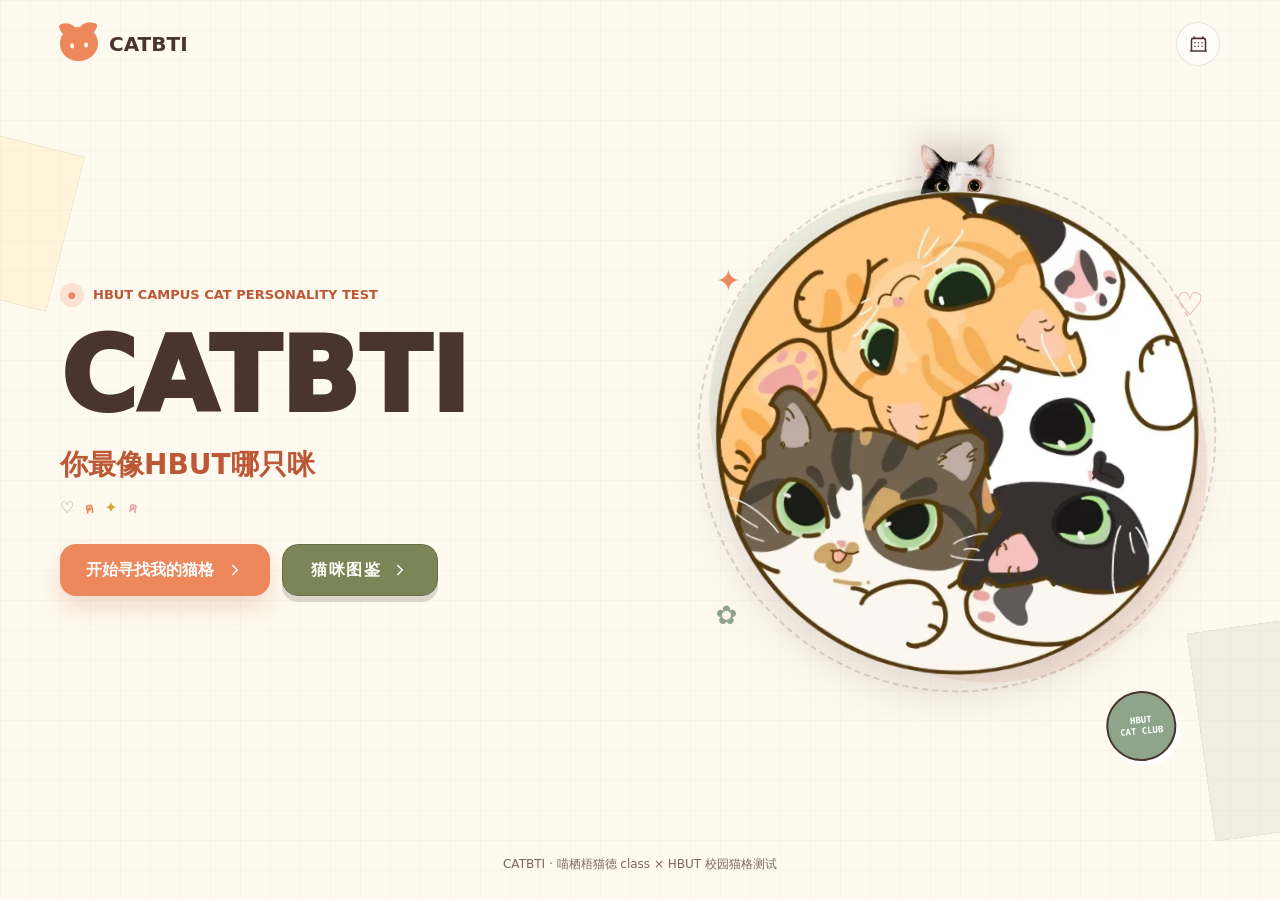
<file: index.html>
<!DOCTYPE html>
<html lang="zh-CN">
<head>
  <meta charset="UTF-8">
  <meta name="viewport" content="width=device-width, initial-scale=1.0, viewport-fit=cover">
  <meta name="theme-color" content="#fffaf0">
  <meta name="description" content="CATBTI HBUT 校园猫格测试">
  <title>CATBTI · HBUT 校园猫格测试</title>
  <link rel="icon" href="data:image/svg+xml,%3Csvg xmlns='http://www.w3.org/2000/svg' viewBox='0 0 32 32'%3E%3Ctext y='24' font-size='24'%3E%F0%9F%90%BE%3C/text%3E%3C/svg%3E">
  <link rel="stylesheet" href="styles/foundation/base.css?v=20260808-performance4">
  <link rel="stylesheet" href="styles/pages/result.css?v=20260808-performance4">
  <link rel="stylesheet" href="styles/effects/animations.css?v=20260808-performance4">
  <link rel="stylesheet" href="styles/foundation/responsive.css?v=20260808-performance4">
</head>
<body>
  <div class="ambient ambient-one" aria-hidden="true"></div>
  <div class="ambient ambient-two" aria-hidden="true"></div>

  <header class="site-header">
    <button class="brand" type="button" data-route="home" aria-label="返回首页">
      <span class="brand-mark" aria-hidden="true"><span></span></span>
      <span class="brand-name" data-content="site.shortName"></span>
    </button>
    <button class="icon-button" id="galleryShortcut" type="button" aria-label="打开猫咪图鉴" title="猫咪图鉴">
      <svg viewBox="0 0 24 24" aria-hidden="true"><path d="M4 19.5V6.8C4 5.8 4.8 5 5.8 5H18a2 2 0 0 1 2 2v12.5M7 5V3.5M17 5V3.5M3 19.5h18M8 10h.01M12 10h.01M16 10h.01M8 14h.01M12 14h.01M16 14h.01"/></svg>
    </button>
  </header>

  <main id="app" tabindex="-1">
    <section class="view home-view is-active" id="homeView" aria-labelledby="homeTitle">
      <div class="hero-copy">
        <div class="eyebrow"><span class="mini-paw" aria-hidden="true">●</span><span data-content="site.eyebrow"></span></div>
        <h1 id="homeTitle"><span data-content="site.name"></span></h1>
        <p class="hero-intro" data-content="site.intro"></p>
        <div class="hero-doodles" aria-hidden="true"><span>♡</span><span>ฅ</span><span>✦</span><span>ฅ</span></div>
        <div class="hero-actions">
          <button class="button button-primary" id="startButton" type="button">
            <span data-content="site.startButton"></span>
            <svg viewBox="0 0 24 24" aria-hidden="true"><path d="m9 18 6-6-6-6"/></svg>
          </button>
          <button class="button button-secondary" id="homeGalleryButton" type="button">
            <span>猫咪图鉴</span>
            <svg viewBox="0 0 24 24" aria-hidden="true"><path d="m9 18 6-6-6-6"/></svg>
          </button>
        </div>
      </div>
      <div class="hero-visual">
        <button class="disc-peek-cat disc-peek-dazuo" type="button" data-peek-cat="dazuo" aria-label="发现圆边偷看的大佐，点一下让它躲回去" aria-hidden="true" tabindex="-1">
          <img data-src="assets/images/cover/cover-peek-dazuo-radial-v2.png?v=20260728-radial2" data-sizes="(max-width: 640px) 112px, 148px" alt="" decoding="async">
        </button>
        <button class="disc-peek-cat disc-peek-laba" type="button" data-peek-cat="laba" aria-label="发现圆边偷看的喇叭，点一下让它躲回去" aria-hidden="true" tabindex="-1">
          <img data-src="assets/images/cover/cover-peek-laba-radial-v2.png?v=20260728-radial2" data-sizes="(max-width: 640px) 112px, 148px" alt="" decoding="async">
        </button>
        <div class="hero-cover-frame">
          <img src="assets/images/generated/cover/cover-png-640.webp" srcset="assets/images/generated/cover/cover-png-320.webp 320w, assets/images/generated/cover/cover-png-640.webp 640w" sizes="(max-width: 760px) 92vw, 620px" width="640" height="640" fetchpriority="high" decoding="async" alt="四只 HBUT 校园猫咪的可爱合照插画">
          <span class="cover-sticker" aria-hidden="true">HBUT<br>CAT CLUB</span>
        </div>
        <span class="cover-spark cover-spark-one" aria-hidden="true">✦</span>
        <span class="cover-spark cover-spark-two" aria-hidden="true">♡</span>
        <span class="cover-spark cover-spark-three" aria-hidden="true">✿</span>
      </div>
    </section>

    <section class="view test-view" id="testView" aria-labelledby="questionTitle">
      <div class="test-shell">
        <div class="test-topline">
          <button class="back-button" id="testBackButton" type="button" aria-label="返回上一题" title="返回上一题">
            <svg viewBox="0 0 24 24" aria-hidden="true"><path d="m15 18-6-6 6-6"/></svg>
            <span>上一题</span>
          </button>
          <div class="progress-copy"><span id="progressLabel"></span><strong id="progressPercent"></strong></div>
        </div>
        <div class="progress-track" aria-hidden="true"><span id="progressBar"></span></div>
        <article class="question-panel" id="questionPanel">
          <span class="question-paw paw-print-one" aria-hidden="true">ฅ</span>
          <span class="question-paw paw-print-two" aria-hidden="true">♡</span>
          <div class="question-number" id="questionNumber"></div>
          <h2 id="questionTitle"></h2>
          <div class="option-list" id="optionList" role="radiogroup"></div>
        </article>
      </div>
    </section>

    <section class="view result-view" id="resultView" aria-labelledby="resultType">
      <div class="receipt-scene" id="receiptScene">
        <div class="receipt-feed" id="receiptFeed">
          <article class="result-shell" id="resultReceipt">
            <div class="result-heading">
              <span class="eyebrow" data-content="site.resultEyebrow"></span>
              <h2 id="resultType"></h2>
              <p id="resultTitle"></p>
            </div>
            <section class="claim-card" aria-labelledby="claimCardTitle">
              <div class="claim-card-copy">
                <span class="claim-card-kicker">CAT PERSONALITY CARD</span>
                <h3 id="claimCardTitle" data-content="site.claimNotice"></h3>
                <p>向摊位工作人员出示本页即可领取</p>
              </div>
              <div class="result-barcode" role="img" aria-label="CATBTI 相卡领取条形码">
                <span aria-hidden="true"></span>
                <p id="resultBarcodeCode">CATBTI</p>
              </div>
            </section>
        <div class="result-layout">
          <div class="result-portrait-wrap">
            <div class="result-photo-stage">
              <div class="result-photo-track" id="resultPhotoTrack" aria-live="polite"></div>
              <div class="cat-intro-effect" id="resultCatEffect" aria-hidden="true">
                <img data-src="assets/images/surprises/zuoxiajiao-surprise-cutout.png" data-sizes="(max-width: 900px) 88vw, 600px" alt="" decoding="async">
              </div>
              <button class="photo-nav photo-prev" id="photoPrev" type="button" aria-label="上一张猫咪照片" title="上一张">
                <svg viewBox="0 0 24 24" aria-hidden="true"><path d="m15 18-6-6 6-6"/></svg>
              </button>
              <button class="photo-nav photo-next" id="photoNext" type="button" aria-label="下一张猫咪照片" title="下一张">
                <svg viewBox="0 0 24 24" aria-hidden="true"><path d="m9 6 6 6-6 6"/></svg>
              </button>
            </div>
            <div class="photo-pagination" id="photoPagination" aria-label="照片页码"></div>
            <span class="type-stamp" id="resultStamp"></span>
            <div class="dazuo-surprise" id="dazuoSurprise" aria-hidden="true">
              <div class="surprise-glow"></div>
              <div class="gift-whisper" aria-hidden="true">似乎有什么东西在里面</div>
              <div class="cat-duel-stage" aria-live="polite">
                <button class="duel-cat duel-cat-dazuo" type="button" data-duel-cat="dazuo" aria-label="点击大佐">
                  <img data-src="assets/images/surprises/duo/surprise-dazuo.png" data-sizes="(max-width: 640px) 46vw, 420px" alt="大佐" decoding="async">
                </button>
                <button class="duel-cat duel-cat-laba" type="button" data-duel-cat="laba" aria-label="点击喇叭">
                  <img data-src="assets/images/surprises/duo/surprise-laba.png" data-sizes="(max-width: 640px) 46vw, 420px" alt="喇叭" decoding="async">
                </button>
                <div class="surprise-caption" id="surpriseCaption">
                  <span class="surprise-caption-copy">礼盒里好像有猫在讲话……</span>
                </div>
                <button class="surprise-end-button" id="surpriseEndButton" type="button" aria-label="结束惊喜">
                  <img class="end-paw" data-src="assets/images/ui/end-paw.png" data-sizes="96px" alt="" aria-hidden="true" decoding="async">
                  <span>END</span>
                </button>
              </div>
              <div class="gift-box" role="button" tabindex="0" aria-label="打开礼盒">
                <img data-src="assets/images/surprises/duo/dazuo-gift-box.png" data-sizes="(max-width: 640px) 72vw, 420px" alt="" decoding="async">
              </div>
              <span class="spark spark-1">✦</span>
              <span class="spark spark-2">✧</span>
              <span class="spark spark-3">✦</span>
              <span class="spark spark-4">✧</span>
              <span class="spark spark-5">✦</span>
              <span class="spark spark-6">✧</span>
              <span class="spark spark-7">✦</span>
              <span class="spark spark-8">✧</span>
              <span class="spark spark-9">✦</span>
              <span class="spark spark-10">✧</span>
              <span class="spark spark-11">✦</span>
              <span class="spark spark-12">✧</span>
              <span class="spark spark-13">✦</span>
              <span class="spark spark-14">✧</span>
              <span class="confetti confetti-1"></span>
              <span class="confetti confetti-2"></span>
              <span class="confetti confetti-3"></span>
              <span class="confetti confetti-4"></span>
              <span class="confetti confetti-5"></span>
              <span class="confetti confetti-6"></span>
              <span class="confetti confetti-7"></span>
              <span class="confetti confetti-8"></span>
              <span class="confetti confetti-9"></span>
              <span class="confetti confetti-10"></span>
              <span class="confetti confetti-11"></span>
              <span class="confetti confetti-12"></span>
              <span class="confetti confetti-13"></span>
              <span class="confetti confetti-14"></span>
              <span class="confetti confetti-15"></span>
              <span class="confetti confetti-16"></span>
              <span class="soft-boom"></span>
            </div>
          </div>
          <div class="result-copy">
            <div class="cat-identity">
              <div class="cat-name-line"><span data-content="site.yourCatLabel"></span><strong id="resultCatName"></strong></div>
            </div>
            <blockquote class="result-signature" id="resultQuote"></blockquote>
            <section class="result-personality" aria-labelledby="personalityTitle">
              <h3 id="personalityTitle">你可能是</h3>
              <div class="result-personality-content" id="resultPersonality"></div>
            </section>
            <section class="result-story" aria-labelledby="catStoryTitle">
              <h3 id="catStoryTitle">猫咪小传</h3>
              <div class="result-story-content" id="resultBiography"></div>
            </section>
          </div>
        </div>
          </article>
        </div>
        <div class="result-actions">
          <button class="button button-primary" id="retryButton" type="button" data-content="site.retryButton"></button>
          <button class="button button-secondary" id="resultGalleryButton" type="button" data-content="site.galleryButton"></button>
        </div>
        <button class="danke-queen-pop" id="dankeQueenPop" type="button" aria-label="queen surprise">
          <span class="danke-heart" aria-hidden="true"></span>
          <img class="danke-throne" data-src="assets/images/surprises/danke-queen/danke-queen-throne.png?v=20260729-queen1" data-sizes="(max-width: 640px) 90vw, 620px" alt="" aria-hidden="true" decoding="async">
          <span class="danke-particles" aria-hidden="true">
            <i></i><i></i><i></i><i></i><i></i><i></i>
            <i></i><i></i><i></i><i></i><i></i><i></i>
          </span>
          <img class="danke-queen-cat" data-src="assets/images/surprises/danke-queen/danke-queen-royal.png?v=20260729-queen1" data-sizes="(max-width: 640px) 48vw, 360px" alt="Danke queen" decoding="async">
          <span class="danke-queen-bubble">QUEEN never cry&#65281;&#128081;</span>
        </button>
      </div>
        <div class="result-extra-cards">
          <aside class="result-group-invite" aria-labelledby="resultGroupInviteTitle">
            <h3 id="resultGroupInviteTitle">感谢您完成这个测试，欢迎加入湖工猫友交流群一起讨论小猫咪！</h3>
            <strong>801014356</strong>
          </aside>
          <section class="perfect-ending-card" aria-labelledby="perfectEndingTitle">
            <div class="perfect-ending-copy">
              <span class="perfect-ending-kicker">MEOW GALGAME BONUS</span>
              <h3 id="perfectEndingTitle"><span class="perfect-ending-title-line">欢迎游玩</span><span class="perfect-ending-title-line">猫咪的旮啦game！</span></h3>
              <p>如果拿到好结局，可以在5元商品区减1元，并领一张小卡 ฅ^•ﻌ•^ฅ</p>
            </div>
            <div class="perfect-ending-qr-wrap">
              <img src="assets/images/generated/social/galgame-qr-png-300.webp" width="300" height="300" alt="猫咪的旮啦game二维码" loading="lazy" decoding="async">
            </div>
          </section>
        </div>
        <section class="community-panel" aria-label="猫协介绍">
          <div class="community-heading">
            <span class="community-kicker">HBUT CAT CLUB</span>
            <p class="community-intro">如果你对校园猫咪救助工作感兴趣，以下是一些猫协介绍：</p>
          </div>

          <div class="association-copy">
            <section class="association-section">
              <span class="association-index" aria-hidden="true">01</span>
              <div>
                <h4>我们在做什么</h4>
                <p>猫协目前以对学校猫咪进行绝育为主。我们不是学校官方社团，而是民间组织，大家都是为爱发电，所以很需要成员愿意做事。</p>
              </div>
            </section>
            <section class="association-section">
              <span class="association-index" aria-hidden="true">02</span>
              <div>
                <h4>资金与 TNR 工作</h4>
                <p>协会主要通过文创义卖的商业化活动（不通过募捐）筹集资金，对学校里的猫咪进行 TNR，即抓捕、绝育、放归。</p>
                <p>由于协会前期经验教训和目前实际条件限制，协会暂不会对学校里的猫咪进行救助和领养。原因包括但不限于：救助花费的资金是绝育的几倍且收效甚微；领养方面目前不具备能够用于过渡猫咪的房间和足够的照看人手。我们的工作重心在 TNR 上，可能与传统的救助理念有差异，希望各位同学能提前了解清楚。</p>
              </div>
            </section>
            <section class="association-section">
              <span class="association-index" aria-hidden="true">03</span>
              <div>
                <h4>加入前请了解</h4>
                <p>由于商业化活动不可避免地涉及资金交易，协会没有办法注册成为湖工官方社团，只能以创业项目为外壳、以民间社团的名义活动。因此，官方社团的部分福利（如素测加分等）我们无法提供。</p>
                <p>协会内气氛友善，没有上下级之分，大家都是为爱发电。协会内也有礼物、团建和其他娱乐活动，还可以学习到许多创业项目相关的知识和能力。加入协会会是一段与其他学校组织不一样的经历。</p>
                <p>进入协会需要付出一定的时间和精力，无论是线下活动、文创设计还是自媒体运营，都需要能够负责某一部分工作。长时间不承接任何任务、不参与任何活动的成员将会被协会劝退。</p>
                <p>目前分为绝育小队、猫协号运营、文创设计、摆摊活动等几个板块。如果在权衡与思考后决定加入，可以加入猫咪同好群，查看招新公告并联系我们。</p>
              </div>
            </section>
          </div>

          <section class="official-accounts" aria-labelledby="accountsTitle">
            <div class="accounts-heading">
              <span>FOLLOW US</span>
              <h4 id="accountsTitle">我们的更多官方账号</h4>
            </div>
            <div class="account-grid">
              <figure class="account-card">
                <div class="account-image"><img src="assets/images/generated/social/social-douyin-jpg-1200.webp" srcset="assets/images/generated/social/social-douyin-jpg-320.webp 320w, assets/images/generated/social/social-douyin-jpg-720.webp 720w, assets/images/generated/social/social-douyin-jpg-1200.webp 1200w" sizes="(max-width: 640px) 88vw, 360px" width="1200" height="1867" alt="猫协抖音账号页面" loading="lazy" decoding="async"></div>
                <figcaption><strong>抖音账号</strong><span>40719682273</span></figcaption>
              </figure>
              <figure class="account-card">
                <div class="account-image"><img src="assets/images/generated/social/social-xiaohongshu-jpg-987.webp" srcset="assets/images/generated/social/social-xiaohongshu-jpg-320.webp 320w, assets/images/generated/social/social-xiaohongshu-jpg-720.webp 720w, assets/images/generated/social/social-xiaohongshu-jpg-987.webp 987w" sizes="(max-width: 640px) 88vw, 360px" width="987" height="1347" alt="猫协小红书账号页面" loading="lazy" decoding="async"></div>
                <figcaption><strong>小红书账号</strong><span>2983452568</span></figcaption>
              </figure>
              <figure class="account-card">
                <div class="account-image account-image-qr"><img src="assets/images/generated/social/public-account-qr-jpg-258.webp" width="258" height="258" alt="喵栖梧猫德 class 微信公众号二维码" loading="lazy" decoding="async"></div>
                <figcaption><strong>公众号账号</strong><span>扫码关注</span><small class="account-note">有精心制作的湖工猫咪图鉴，速来品鉴！</small></figcaption>
              </figure>
            </div>
          </section>

          <footer class="community-thanks">
            <span>THANK YOU</span>
            <p><span>在此感谢机关枪、佐佐咪、淼淼搭建此网站，</span><span>以及帮助内测、提出建议的猫协成员，</span><span>还有提供照片和故事的所有猫友们。</span></p>
          </footer>
        </section>
    </section>

    <section class="view gallery-view" id="galleryView" aria-labelledby="galleryTitle">
      <button class="gallery-back-button" id="galleryBackButton" type="button" hidden>
        <svg viewBox="0 0 24 24" aria-hidden="true"><path d="m15 18-6-6 6-6"/></svg>
        <span id="galleryBackLabel">返回测试结果</span>
      </button>
      <div class="gallery-heading">
        <span class="eyebrow" data-content="site.galleryEyebrow"></span>
        <h2 id="galleryTitle" data-content="site.galleryTitle"></h2>
        <p data-content="site.galleryIntro"></p>
      </div>
      <aside class="student-guide" aria-label="新生指引">
        <div class="guide-bubble">住在不同区解锁的咪也不一样呀！来提前认识一下咪们吧，欢迎来摊位上购入咪学长学姐周边！</div>
        <figure class="guide-cat">
          <img data-src="assets/images/guides/danhuang-guide-cutout.png" data-sizes="(max-width: 640px) 42vw, 280px" alt="蛋黄新生指引" decoding="async">
          <figcaption>新生指引</figcaption>
        </figure>
      </aside>
      <div class="cat-atlas" id="catGrid"></div>
    </section>
  </main>

  <section class="fate-transition" id="fateTransition" aria-hidden="true" aria-live="assertive">
    <div class="fate-transition-backdrop" aria-hidden="true"></div>
    <div class="fate-transition-stage">
      <div class="fate-copy">
        <span class="fate-kicker">命运的骰子摇动……</span>
        <h2>大佐和喇叭会不会降临呢？</h2>
      </div>

      <div class="fate-dice-scene" aria-hidden="true">
        <div class="fate-dice">
          <span class="fate-dice-face fate-dice-front"><i></i></span>
          <span class="fate-dice-face fate-dice-back"><i></i><i></i><i></i><i></i><i></i><i></i></span>
          <span class="fate-dice-face fate-dice-right"><i></i><i></i><i></i></span>
          <span class="fate-dice-face fate-dice-left"><i></i><i></i><i></i><i></i></span>
          <span class="fate-dice-face fate-dice-top"><i></i><i></i></span>
          <span class="fate-dice-face fate-dice-bottom"><i></i><i></i><i></i><i></i><i></i></span>
        </div>
        <span class="fate-dice-shadow"></span>
      </div>

      <div class="fate-burst" aria-hidden="true">
        <i></i><i></i><i></i><i></i><i></i><i></i>
        <i></i><i></i><i></i><i></i><i></i><i></i>
      </div>

      <div class="fate-escape-cats" aria-hidden="true">
        <img class="fate-escape-cat fate-escape-dazuo" data-src="assets/images/surprises/duo/surprise-dazuo.png" data-sizes="(max-width: 640px) 38vw, 360px" alt="" decoding="async">
        <img class="fate-escape-cat fate-escape-laba" data-src="assets/images/surprises/duo/surprise-laba.png" data-sizes="(max-width: 640px) 38vw, 360px" alt="" decoding="async">
        <span class="fate-paw-trail fate-paw-trail-left">🐾　🐾　🐾</span>
        <span class="fate-paw-trail fate-paw-trail-right">🐾　🐾　🐾</span>
      </div>

      <p class="fate-outcome" id="fateOutcome"></p>
    </div>
  </section>

  <footer><span data-content="site.footer"></span></footer>

  <dialog class="cat-dialog" id="catDialog">
    <button class="dialog-close" id="dialogClose" type="button" aria-label="关闭" title="关闭">
      <svg viewBox="0 0 24 24" aria-hidden="true"><path d="M6 6l12 12M18 6 6 18"/></svg>
    </button>
    <div id="dialogContent"></div>
  </dialog>

  <script defer src="src/data/config.js?v=20260808-performance2"></script>
  <script defer src="src/core/matcher.js"></script>
  <script defer src="src/core/image-manifest.js?v=20260808-performance2"></script>
  <script defer src="src/core/runtime.js?v=20260910-queue1"></script>
  <script defer src="src/features/cover-peek.js?v=20260801-structure1"></script>
  <script defer src="src/features/quiz.js?v=20260801-structure1"></script>
  <script defer src="src/features/effects/fate-transition.js?v=20260731-images1"></script>
  <script defer src="src/features/effects/danke-queen.js?v=20260731-refactor3"></script>
  <script defer src="src/features/effects/duo-surprise.js?v=20260731-images1"></script>
  <script defer src="src/app.js?v=20260808-performance2"></script>
</body>
</html>
</file>
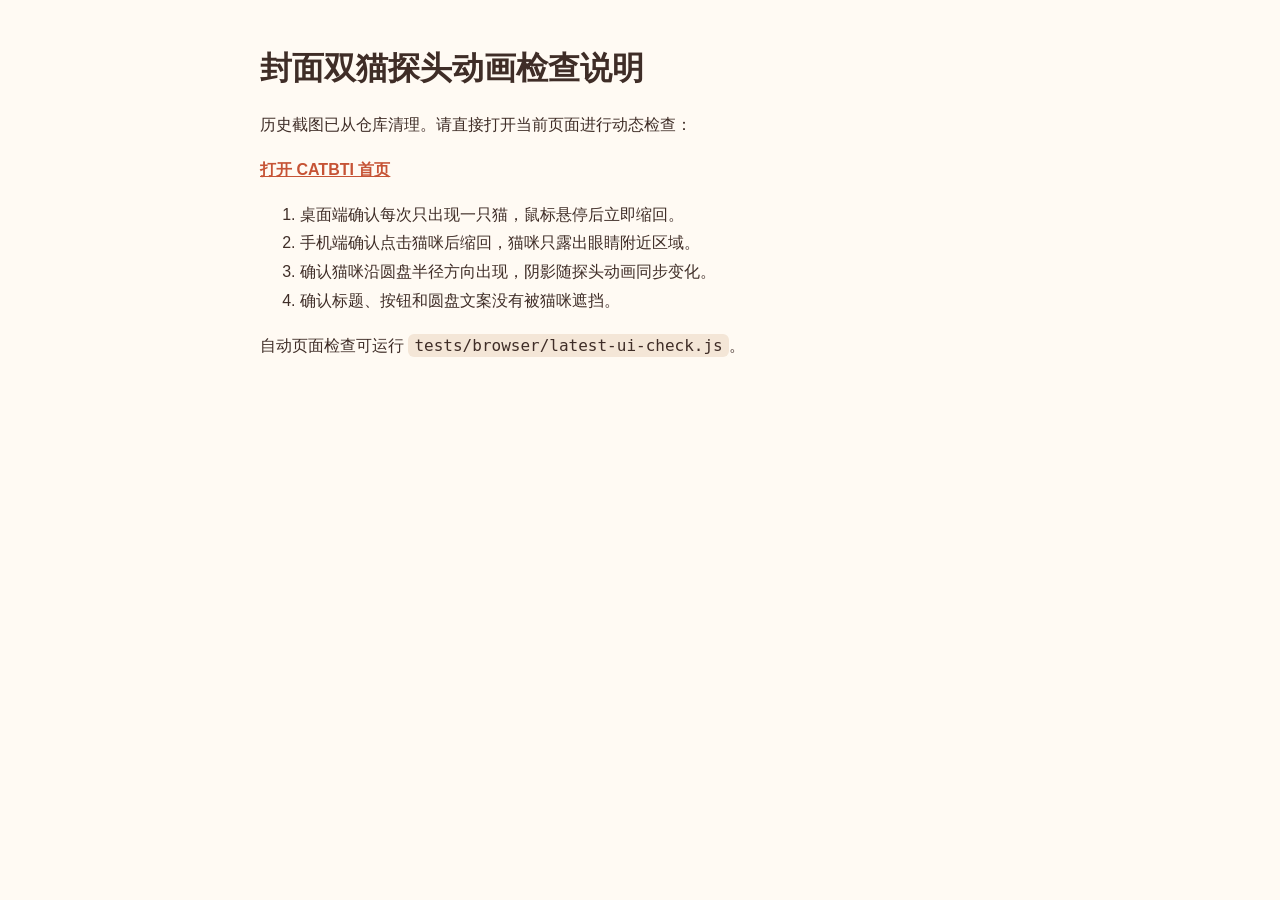
<file: tests/browser/cover-peek-comparison.html>
<!doctype html>
<html lang="zh-CN">
<head>
  <meta charset="utf-8">
  <meta name="viewport" content="width=device-width, initial-scale=1">
  <title>封面双猫探头动画检查说明</title>
  <style>
    body { max-width: 760px; margin: 48px auto; padding: 0 24px; color: #3f2d27; background: #fffaf3; font: 16px/1.8 "Microsoft YaHei", sans-serif; }
    h1 { line-height: 1.3; }
    a { color: #c65335; font-weight: 700; }
    code { padding: 2px 6px; border-radius: 6px; background: #f4e6d7; }
  </style>
</head>
<body>
  <h1>封面双猫探头动画检查说明</h1>
  <p>历史截图已从仓库清理。请直接打开当前页面进行动态检查：</p>
  <p><a href="../../index.html">打开 CATBTI 首页</a></p>
  <ol>
    <li>桌面端确认每次只出现一只猫，鼠标悬停后立即缩回。</li>
    <li>手机端确认点击猫咪后缩回，猫咪只露出眼睛附近区域。</li>
    <li>确认猫咪沿圆盘半径方向出现，阴影随探头动画同步变化。</li>
    <li>确认标题、按钮和圆盘文案没有被猫咪遮挡。</li>
  </ol>
  <p>自动页面检查可运行 <code>tests/browser/latest-ui-check.js</code>。</p>
</body>
</html>
</file>
<file: styles/foundation/base.css>
:root {
  --cream: #fffaf0;
  --paper: #fffdf8;
  --butter: #f8e7b3;
  --orange: #ed875c;
  --orange-dark: #bd5837;
  --brown: #49352d;
  --brown-soft: #7d665b;
  --sage: #8ea58c;
  --pink: #e8a8a0;
  --line: rgba(73, 53, 45, 0.13);
  --shadow: 0 18px 55px rgba(107, 72, 50, 0.12);
  --radius-lg: 28px;
  --radius-md: 20px;
  --font: "PingFang SC", "Microsoft YaHei", system-ui, sans-serif;
  --receipt-display: Impact, Haettenschweiler, "Arial Narrow Bold", "Arial Black", sans-serif;
  --receipt-slab: Rockwell, "Rockwell Extra Bold", "Arial Black", "Microsoft YaHei", serif;
  --receipt-mono: "Courier New", Consolas, "Microsoft YaHei", monospace;
}

* { box-sizing: border-box; }

html { scroll-behavior: smooth; overflow-x: hidden; }

body {
  margin: 0;
  min-width: 320px;
  overflow-x: hidden;
  color: var(--brown);
  background:
    linear-gradient(rgba(73, 53, 45, 0.027) 1px, transparent 1px),
    linear-gradient(90deg, rgba(73, 53, 45, 0.027) 1px, transparent 1px),
    var(--cream);
  background-size: 30px 30px;
  font-family: var(--font);
  line-height: 1.6;
  letter-spacing: 0;
  -webkit-font-smoothing: antialiased;
}

button, input { font: inherit; }
button { color: inherit; }
button:focus-visible, [role="radio"]:focus-visible { outline: 3px solid rgba(237, 135, 92, 0.35); outline-offset: 3px; }
button,
[role="button"],
.disc-peek-cat,
.duel-cat,
.gift-box,
.surprise-end-button,
.danke-queen-pop,
.danke-queen-cat,
.result-heading p.is-danke-trigger {
  -webkit-tap-highlight-color: transparent;
  -webkit-touch-callout: none;
  user-select: none;
  touch-action: manipulation;
}
img { display: block; max-width: 100%; height: auto; }

.ambient {
  position: fixed;
  z-index: -1;
  pointer-events: none;
  border: 1px solid rgba(73, 53, 45, 0.06);
  transform: rotate(14deg);
}
.ambient-one { width: 160px; height: 160px; top: 15%; left: -92px; background: rgba(248, 231, 179, 0.34); }
.ambient-two { width: 210px; height: 210px; right: -130px; bottom: 8%; background: rgba(142, 165, 140, 0.13); transform: rotate(-8deg); }

.site-header {
  width: min(1160px, calc(100% - 40px));
  height: 88px;
  margin: 0 auto;
  display: flex;
  align-items: center;
  justify-content: space-between;
  position: relative;
  z-index: 10;
}

.brand { border: 0; background: none; padding: 8px 0; display: flex; gap: 11px; align-items: center; cursor: pointer; }
.brand-name { font-size: 20px; font-weight: 900; letter-spacing: 0; }
.brand-mark { width: 38px; height: 34px; position: relative; background: var(--orange); border-radius: 46% 46% 50% 50%; transform: rotate(-4deg); }
.brand-mark::before, .brand-mark::after { content: ""; position: absolute; top: -6px; width: 15px; height: 17px; background: var(--orange); border-radius: 3px 12px 3px 12px; }
.brand-mark::before { left: 2px; transform: rotate(-20deg); }
.brand-mark::after { right: 2px; transform: rotate(110deg); }
.brand-mark span::before, .brand-mark span::after { content: ""; position: absolute; z-index: 1; top: 16px; width: 4px; height: 5px; border-radius: 50%; background: var(--cream); }
.brand-mark span::before { left: 10px; }
.brand-mark span::after { right: 10px; }

.icon-button, .back-button, .dialog-close {
  width: 44px;
  height: 44px;
  display: grid;
  place-items: center;
  border: 1px solid var(--line);
  border-radius: 50%;
  background: rgba(255, 253, 248, 0.86);
  cursor: pointer;
  transition: transform 180ms ease, background 180ms ease;
}
.icon-button:hover, .back-button:hover, .dialog-close:hover { transform: translateY(-2px); background: #fff; }
.icon-button svg, .back-button svg, .dialog-close svg { width: 21px; fill: none; stroke: currentColor; stroke-width: 1.8; stroke-linecap: round; stroke-linejoin: round; }
.back-button { width: auto; grid-auto-flow: column; gap: 7px; padding: 0 14px 0 11px; border-radius: 99px; font-size: 13px; font-weight: 800; }
.back-button:disabled { color: #b9a99e; background: rgba(245, 238, 227, .6); cursor: not-allowed; opacity: .65; }
.back-button:disabled:hover { transform: none; }

main { min-height: calc(100vh - 158px); outline: none; }
.view { display: none; width: min(1160px, calc(100% - 40px)); margin: 0 auto; animation: view-in 420ms ease both; }
.view.is-active { display: block; }
@keyframes view-in { from { opacity: 0; transform: translateY(8px); } to { opacity: 1; transform: none; } }

.home-view.is-active {
  min-height: calc(100vh - 158px);
  display: grid;
  grid-template-columns: minmax(0, 1fr) minmax(430px, 0.92fr);
  gap: 64px;
  align-items: center;
  padding: 46px 0 76px;
  position: relative;
}
.hero-copy, .hero-visual { position: relative; z-index: 2; }

.eyebrow {
  display: inline-flex;
  align-items: center;
  gap: 9px;
  color: var(--orange-dark);
  font-size: 13px;
  font-weight: 800;
  letter-spacing: 0;
}
.mini-paw { width: 24px; height: 24px; display: grid; place-items: center; color: var(--orange); border-radius: 50%; background: #fde2d3; font-size: 9px; }
.hero-copy h1 { margin: 24px 0 22px; font-size: 104px; line-height: 0.88; font-weight: 950; color: var(--brown); }
.hero-copy h1 small { max-width: 470px; display: block; margin-top: 27px; color: var(--orange); font-family: ui-monospace, SFMono-Regular, Consolas, monospace; font-size: 14px; line-height: 1.4; font-weight: 700; }
.hero-intro { max-width: 570px; margin: 0; color: var(--orange-dark); font-size: 28px; line-height: 1.45; font-weight: 900; }
.hero-doodles { height: 28px; display: flex; align-items: center; gap: 11px; margin-top: 9px; color: var(--sage); }
.hero-doodles span { display: inline-block; font-weight: 900; animation: doodle-bob 3.6s ease-in-out infinite; }
.hero-doodles span:nth-child(2) { color: var(--orange); animation-delay: -.8s; transform: rotate(-10deg); }
.hero-doodles span:nth-child(3) { color: #d5a940; animation-delay: -1.6s; }
.hero-doodles span:nth-child(4) { color: var(--pink); animation-delay: -2.4s; transform: rotate(11deg); }
@keyframes doodle-bob { 50% { transform: translateY(-4px) rotate(5deg); } }
.hero-actions { display: flex; gap: 12px; margin-top: 34px; }
.button { min-height: 52px; padding: 0 25px; border-radius: 16px; border: 1px solid transparent; font-weight: 800; cursor: pointer; transition: transform 180ms ease, box-shadow 180ms ease, background 180ms ease; }
.button:hover { transform: translateY(-2px); }
.button-primary { color: #fff; background: var(--orange); box-shadow: 0 12px 24px rgba(189, 88, 55, 0.2); }
.button-primary:hover { background: var(--orange-dark); box-shadow: 0 14px 30px rgba(189, 88, 55, 0.25); }
.button-secondary { border-color: var(--line); background: rgba(255, 253, 248, 0.88); }
.button-secondary:hover { background: #fff; }
.hero-actions .button-primary { display: inline-flex; align-items: center; gap: 12px; }
.hero-actions svg { width: 18px; fill: none; stroke: currentColor; stroke-width: 2; stroke-linecap: round; stroke-linejoin: round; }
.quick-facts { display: flex; flex-wrap: wrap; gap: 22px; margin-top: 32px; color: var(--brown-soft); font-size: 13px; }
.quick-facts span { display: flex; align-items: center; gap: 8px; }
.quick-facts i { width: 6px; height: 6px; border-radius: 50%; background: var(--sage); }

.hero-visual { min-height: 550px; position: relative; overflow: visible; isolation: isolate; }
.disc-peek-cat {
  --peek-contact-x: 50%;
  --peek-rotation: 0deg;
  --peek-in-x: 0px;
  --peek-in-y: 52px;
  position: absolute;
  z-index: 2;
  margin: 0;
  padding: 0;
  border: 0;
  outline: 0;
  opacity: 0;
  background: transparent;
  cursor: pointer;
  touch-action: manipulation;
  pointer-events: none;
  transform: translate(var(--peek-in-x), var(--peek-in-y)) rotate(var(--peek-rotation)) scale(.08);
  transform-origin: var(--peek-contact-x) 100%;
  transition: opacity 140ms ease, transform 330ms cubic-bezier(.17, .89, .28, 1.22);
  will-change: transform, opacity;
}
.disc-peek-cat.is-visible {
  opacity: 1;
  pointer-events: auto;
  transform: translate(0, 0) rotate(var(--peek-rotation)) scale(1);
}
.disc-peek-cat.is-hiding {
  opacity: 0;
  pointer-events: none;
  transform: translate(var(--peek-in-x), var(--peek-in-y)) rotate(var(--peek-rotation)) scale(.03);
  transition-duration: 140ms;
  transition-timing-function: cubic-bezier(.55, 0, .85, .35);
}
.disc-peek-cat:focus-visible {
  outline: none;
}
.disc-peek-cat img {
  display: block;
  width: 100%;
  height: 100%;
  object-fit: contain;
  user-select: none;
  -webkit-user-drag: none;
  filter: drop-shadow(0 -1px 2px rgba(76, 48, 35, .03));
  transition: filter 330ms cubic-bezier(.17, .89, .28, 1.22);
}
.disc-peek-cat.is-visible img {
  filter: drop-shadow(0 -10px 18px rgba(76, 48, 35, .28));
}
.disc-peek-cat.is-hiding img {
  filter: drop-shadow(0 -1px 1px rgba(76, 48, 35, 0));
  transition-duration: 140ms;
  transition-timing-function: cubic-bezier(.55, 0, .85, .35);
}
.hero-cover-frame { position: absolute; left: 50%; top: 48%; z-index: 4; width: min(92%, 485px); aspect-ratio: 1; pointer-events: none; transform: translate(-50%, -50%) rotate(2deg); }
.hero-cover-frame::before { content: ""; position: absolute; inset: -18px; z-index: -1; border: 2px dashed rgba(73, 53, 45, .18); border-radius: 50%; animation: spin 35s linear infinite; }
.hero-cover-frame::after { content: ""; position: absolute; inset: 5%; z-index: -2; border-radius: 50%; background: var(--butter); box-shadow: 34px 31px 0 rgba(232, 168, 160, .22), -31px -25px 0 rgba(142, 165, 140, .18); }
.hero-cover-frame img { width: 100%; height: 100%; object-fit: contain; filter: drop-shadow(0 22px 22px rgba(83, 55, 38, .15)); }
.cover-sticker { position: absolute; right: 12px; bottom: -80px; width: 70px; height: 70px; display: grid; place-items: center; border: 2px solid var(--brown); border-radius: 50%; color: #fff; background: var(--sage); font-family: ui-monospace, SFMono-Regular, Consolas, monospace; font-size: 9px; font-weight: 900; line-height: 1.25; text-align: center; transform: rotate(-7deg); box-shadow: 4px 5px 0 #fff; }
.cover-spark { position: absolute; z-index: 5; font-weight: 900; pointer-events: none; animation: float 4.5s ease-in-out infinite; }
.cover-spark-one { left: 4%; top: 16%; color: var(--orange); font-size: 30px; }
.cover-spark-two { right: 3%; top: 20%; color: var(--pink); font-size: 32px; animation-delay: -1.4s; }
.cover-spark-three { left: 4%; bottom: 15%; color: var(--sage); font-size: 26px; animation-delay: -2.6s; }
.sun-disc { position: absolute; width: 390px; height: 390px; left: 50%; top: 46%; border-radius: 50%; background: var(--butter); transform: translate(-50%, -50%); box-shadow: inset 0 0 0 1px rgba(73, 53, 45, 0.05); }
.sun-disc::before { content: ""; position: absolute; inset: -34px; border: 1px dashed rgba(73, 53, 45, 0.18); border-radius: 50%; animation: spin 35s linear infinite; }
@keyframes spin { to { transform: rotate(360deg); } }
.campus-line { position: absolute; left: 6%; right: 5%; bottom: 58px; height: 72px; border-bottom: 3px solid var(--brown); }
.campus-line::before { content: ""; position: absolute; left: 0; bottom: 0; width: 34%; height: 50px; border: 3px solid var(--brown); border-bottom: 0; clip-path: polygon(0 100%, 0 46%, 15% 46%, 15% 21%, 30% 21%, 30% 54%, 45% 54%, 45% 0, 61% 0, 61% 52%, 80% 52%, 80% 32%, 100% 32%, 100% 100%); background: rgba(255,250,240,.45); }
.campus-line::after { content: ""; position: absolute; right: 4%; bottom: 0; width: 110px; height: 65px; border: 3px solid var(--brown); border-bottom: 0; border-radius: 80% 80% 0 0; }
.hero-cat { position: absolute; left: 50%; top: 49%; width: 270px; height: 365px; transform: translate(-50%, -50%); }
.hero-head { position: absolute; z-index: 3; left: 35px; top: 38px; width: 200px; height: 174px; background: #d78a54; border: 3px solid var(--brown); border-radius: 44% 44% 46% 46%; }
.hero-ear { position: absolute; z-index: 2; top: 11px; width: 80px; height: 88px; background: #d78a54; border: 3px solid var(--brown); }
.hero-ear-left { left: 35px; border-radius: 8px 60px 8px 55px; transform: rotate(-12deg); }
.hero-ear-right { right: 35px; border-radius: 60px 8px 55px 8px; transform: rotate(12deg); }
.hero-ear::after { content: ""; position: absolute; inset: 18px; background: #edb2a0; border-radius: inherit; }
.hero-body { position: absolute; z-index: 1; left: 48px; top: 176px; width: 174px; height: 160px; background: #d78a54; border: 3px solid var(--brown); border-radius: 47% 47% 18% 18%; }
.hero-body::before, .hero-body::after { content: ""; position: absolute; bottom: -2px; width: 48px; height: 83px; background: #d78a54; border: 3px solid var(--brown); border-radius: 40px 40px 10px 10px; }
.hero-body::before { left: 13px; }.hero-body::after { right: 13px; }
.hero-tail { position: absolute; z-index: 0; right: -7px; bottom: 49px; width: 125px; height: 115px; border: 25px solid #d78a54; border-left-color: transparent; border-radius: 50%; transform: rotate(9deg); filter: drop-shadow(2px 0 var(--brown)) drop-shadow(-2px 0 var(--brown)) drop-shadow(0 2px var(--brown)) drop-shadow(0 -2px var(--brown)); }
.eye { position: absolute; top: 69px; width: 9px; height: 15px; border-radius: 50%; background: var(--brown); }.eye-left { left: 57px; }.eye-right { right: 57px; }
.nose { position: absolute; left: 50%; top: 93px; width: 11px; height: 8px; border-radius: 50% 50% 65% 65%; background: #8f4f42; transform: translateX(-50%); }
.mouth { position: absolute; left: 50%; top: 102px; width: 30px; height: 17px; border-bottom: 2px solid var(--brown); border-radius: 50%; transform: translateX(-50%); }
.mouth::before { content: ""; position: absolute; left: 50%; top: -3px; height: 8px; border-left: 2px solid var(--brown); }
.stripe { position: absolute; top: 2px; width: 28px; height: 47px; border-left: 8px solid #9f5b3f; border-radius: 50%; }.stripe.s1 { left: 59px; }.stripe.s2 { right: 46px; transform: rotate(18deg); }
.float-fish { position: absolute; top: 17%; right: 0; color: var(--sage); font-family: monospace; font-size: 19px; transform: rotate(-8deg); animation: float 4s ease-in-out infinite; }
.float-paw { position: absolute; color: var(--pink); font-size: 15px; animation: float 5s ease-in-out infinite; }.paw-a { left: 2%; top: 31%; }.paw-b { right: 3%; top: 68%; animation-delay: -2s; }
@keyframes float { 50% { transform: translateY(-10px) rotate(5deg); } }

.test-view { max-width: 760px; padding: 30px 0 90px; }
.test-topline { display: flex; align-items: center; justify-content: space-between; }
.progress-copy { display: flex; gap: 15px; font-size: 13px; color: var(--brown-soft); }.progress-copy strong { color: var(--orange-dark); }
.progress-track { height: 7px; margin: 22px 0 34px; overflow: hidden; border-radius: 999px; background: #ece3d6; }
.progress-track span { display: block; width: 0; height: 100%; border-radius: inherit; background: var(--orange); transition: width 360ms ease; }
.question-panel { position: relative; padding: 44px; overflow: hidden; border: 1px solid var(--line); border-radius: var(--radius-lg); background: rgba(255, 253, 248, 0.92); box-shadow: var(--shadow); }
.question-paw { position: absolute; z-index: 0; color: rgba(237, 135, 92, .1); font-size: 72px; font-weight: 900; pointer-events: none; }
.paw-print-one { right: -9px; top: -23px; transform: rotate(18deg); }
.paw-print-two { left: 18px; bottom: -34px; color: rgba(142, 165, 140, .1); transform: rotate(-14deg); }
.question-panel > :not(.question-paw) { position: relative; z-index: 1; }
.question-enter { animation: question-in 320ms ease both; }
@keyframes question-in { from { opacity: 0; transform: translateX(12px); } }
.question-number { color: var(--orange); font-family: ui-monospace, SFMono-Regular, Consolas, monospace; font-weight: 800; font-size: 12px; }
.question-panel h2 { margin: 18px 0 9px; font-size: 28px; line-height: 1.45; }
.question-panel > p { margin: 0 0 30px; color: var(--brown-soft); font-size: 14px; }
.option-list { display: grid; gap: 13px; }
.option-button { width: 100%; min-height: 88px; padding: 14px 18px; display: grid; grid-template-columns: 54px 1fr 30px; gap: 16px; align-items: center; text-align: left; border: 1px solid var(--line); border-radius: 18px; background: #fff; cursor: pointer; transition: border 180ms ease, transform 180ms ease, background 180ms ease, box-shadow 180ms ease; }
.option-button:hover { transform: translateY(-2px); border-color: rgba(237, 135, 92, 0.45); box-shadow: 0 10px 28px rgba(107, 72, 50, 0.09); }
.option-button.is-selected { border-color: var(--orange); background: #fff8f3; box-shadow: 0 0 0 3px rgba(237, 135, 92, 0.1); }
.option-cat { --fur: #d99057; --mark: #8e583d; --inner: #efb0a7; --cat-ink: #49352d; position: relative; width: 52px; height: 49px; display: block; transition: transform 180ms ease; }
.option-cat::before, .option-cat::after { content: ""; position: absolute; z-index: 0; top: 2px; width: 19px; height: 20px; border: 2px solid var(--cat-ink); border-radius: 4px 14px 4px 14px; background: var(--fur); }
.option-cat::before { left: 5px; transform: rotate(-18deg); }
.option-cat::after { right: 5px; transform: rotate(108deg); }
.cat-face { position: absolute; z-index: 1; left: 3px; bottom: 0; width: 46px; height: 39px; border: 2px solid var(--cat-ink); border-radius: 46% 46% 48% 48%; background: var(--fur); box-shadow: inset 0 -5px rgba(255, 255, 255, .12); }
.cat-face::before { content: ""; position: absolute; left: 50%; top: -1px; width: 5px; height: 12px; border-radius: 0 0 6px 6px; background: var(--mark); box-shadow: -8px 1px 0 -1px var(--mark), 8px 1px 0 -1px var(--mark); transform: translateX(-50%); }
.cat-face::after { content: ""; position: absolute; left: 50%; bottom: 4px; width: 23px; height: 11px; border-radius: 50%; background: rgba(255, 250, 240, .55); transform: translateX(-50%); }
.cat-face i { position: absolute; z-index: 2; top: 17px; width: 5px; height: 7px; border-radius: 50%; background: var(--cat-ink); }
.cat-face i:first-child { left: 10px; }.cat-face i:nth-child(2) { right: 10px; }
.cat-face b { position: absolute; z-index: 3; left: 50%; bottom: 8px; width: 6px; height: 4px; border-radius: 50% 50% 70% 70%; background: #9d5d55; transform: translateX(-50%); }
.option-button:hover .option-cat { transform: rotate(-4deg) scale(1.05); }
.cat-style-1 { --fur: #f0c36d; --mark: #bd7a3f; --inner: #f1aaa0; }
.cat-style-1 .cat-face i { height: 3px; top: 19px; border-radius: 99px; }
.cat-style-2 { --fur: #ece8df; --mark: #8f8a80; --inner: #efb4af; }
.cat-style-2 .cat-face { background: linear-gradient(115deg, var(--mark) 0 28%, var(--fur) 29%); }
.cat-style-3 { --fur: #4f4a47; --mark: #262321; --inner: #d28f91; --cat-ink: #241f1c; }
.cat-style-3 .cat-face i { background: #efd56d; box-shadow: 0 0 0 1px #fff; }
.cat-style-4 { --fur: #f2eee6; --mark: #c77754; --inner: #edaaa1; }
.cat-style-4 .cat-face::before { width: 15px; height: 17px; border-radius: 50% 35% 55% 45%; transform: translateX(-50%) rotate(12deg); }
.cat-style-5 { --fur: #b4a18c; --mark: #64584e; --inner: #dca29d; }
.cat-style-5 .cat-face i:nth-child(2) { height: 3px; top: 19px; }
.cat-style-6 { --fur: #dda991; --mark: #fff5e7; --inner: #e99391; }
.cat-style-6 .cat-face::before { background: var(--mark); box-shadow: -9px 2px 0 -1px var(--mark), 9px 2px 0 -1px var(--mark); }
.cat-style-7 { --fur: #9aa990; --mark: #556650; --inner: #e6a6a0; }
.cat-style-7 .cat-face i { height: 3px; top: 19px; }
.option-text { font-weight: 700; line-height: 1.55; }
.option-check { width: 26px; height: 26px; display: grid; place-items: center; border-radius: 50%; border: 1px solid #d7cabc; color: transparent; }
.option-check svg { width: 15px; fill: none; stroke: currentColor; stroke-width: 2.5; stroke-linecap: round; stroke-linejoin: round; }
.option-button.is-selected .option-check { color: #fff; border-color: var(--orange); background: var(--orange); }

.result-view { max-width: 1060px; padding: 18px 0 64px; }
.result-shell { padding: 42px 0 46px; }
.result-heading { text-align: center; }
.result-heading h2 { margin: 9px 0 0; color: var(--orange); font-family: ui-monospace, SFMono-Regular, Consolas, monospace; font-size: clamp(88px, 10vw, 118px); line-height: .95; letter-spacing: .015em; }
.result-heading h2[data-length="6"] { font-size: clamp(72px, 8.8vw, 102px); }
.result-heading p { margin: 18px 0 70px; font-size: 24px; font-weight: 900; }
.result-layout { display: grid; grid-template-columns: minmax(390px, .9fr) minmax(0, 1.18fr); gap: 60px; align-items: start; }
.result-portrait-wrap { position: relative; margin-top: 8px; padding: 14px; border: 1px solid var(--line); border-radius: 28px; background: #f7ead5; transform: rotate(-1.2deg); box-shadow: 0 16px 40px rgba(107, 72, 50, 0.11); }
.result-photo-stage { position: relative; overflow: hidden; aspect-ratio: 4 / 5; border-radius: 20px; background: #f4eadf; }
.result-photo-track { position: absolute; inset: 0; width: 100%; height: 100%; display: flex; overflow-x: auto; overscroll-behavior-inline: contain; scroll-snap-type: x mandatory; scrollbar-width: none; touch-action: pan-x pan-y; }
.result-photo-track::-webkit-scrollbar { display: none; }
.result-photo-track img { flex: 0 0 100%; width: 100%; height: 100%; object-fit: contain; scroll-snap-align: start; scroll-snap-stop: always; background: #f4eadf; }
.photo-placeholder { flex: 0 0 100%; width: 100%; height: 100%; display: grid; place-content: center; justify-items: center; gap: 8px; padding: 24px; color: #52685a; background: repeating-linear-gradient(-45deg, #fff8e8 0 14px, #f5ead1 14px 28px); text-align: center; }
.photo-placeholder span { width: 72px; height: 72px; display: grid; place-items: center; border: 2px solid #52685a; border-radius: 50%; background: #fffdf4; color: #d06c4c; font-size: 38px; transform: rotate(-8deg); }
.photo-placeholder strong { font-family: var(--receipt-slab); font-size: 30px; }.photo-placeholder small { font-size: 13px; font-weight: 900; }
.photo-nav { position: absolute; top: 50%; z-index: 2; width: 42px; height: 42px; display: grid; place-items: center; padding: 0; border: 1px solid rgba(73, 53, 45, .14); border-radius: 50%; color: var(--brown); background: rgba(255, 253, 248, .9); box-shadow: 0 7px 18px rgba(73, 53, 45, .12); cursor: pointer; transform: translateY(-50%); transition: background 180ms ease, transform 180ms ease; }
.photo-nav:hover { background: #fff; transform: translateY(-50%) scale(1.06); }
.photo-nav svg { width: 20px; fill: none; stroke: currentColor; stroke-width: 2; stroke-linecap: round; stroke-linejoin: round; }
.photo-prev { left: 11px; }.photo-next { right: 11px; }
.result-portrait-wrap.has-multiple-photos .photo-prev { animation: photo-hint-left 1.55s ease-in-out infinite; }
.result-portrait-wrap.has-multiple-photos .photo-next { animation: photo-hint-right 1.55s ease-in-out infinite; }
.result-portrait-wrap.has-multiple-photos .photo-nav:hover { animation-play-state: paused; }
@keyframes photo-hint-left {
  0%, 100% { opacity: .58; transform: translateY(-50%) translateX(0); }
  50% { opacity: 1; transform: translateY(-50%) translateX(-6px); box-shadow: 0 0 0 5px rgba(208, 108, 76, .12), 0 7px 18px rgba(73, 53, 45, .14); }
}
@keyframes photo-hint-right {
  0%, 100% { opacity: .58; transform: translateY(-50%) translateX(0); }
  50% { opacity: 1; transform: translateY(-50%) translateX(6px); box-shadow: 0 0 0 5px rgba(208, 108, 76, .12), 0 7px 18px rgba(73, 53, 45, .14); }
}
.photo-pagination { min-height: 25px; display: flex; align-items: end; justify-content: center; gap: 7px; }
.photo-pagination button { width: 7px; height: 7px; padding: 0; border: 0; border-radius: 50%; background: #d8c9bb; cursor: pointer; transition: width 180ms ease, background 180ms ease; }
.photo-pagination button.is-active { width: 22px; border-radius: 99px; background: var(--orange); }
.result-portrait-wrap.has-single-photo .photo-nav, .result-portrait-wrap.has-single-photo .photo-pagination { visibility: hidden; }
.cat-intro-effect { position: absolute; z-index: 4; inset: 0; display: grid; place-items: center; overflow: hidden; opacity: 0; visibility: hidden; pointer-events: none; }
.cat-intro-effect img { width: 112%; height: 112%; min-height: 0; max-width: none; object-fit: contain; border-radius: 0; filter: drop-shadow(0 16px 14px rgba(34, 41, 35, .22)); }
.cat-effect-host.is-cat-intro-pending > .dialog-cover,
.result-photo-stage.is-cat-intro-pending .result-photo-track,
.result-photo-stage.is-cat-intro-pending .photo-nav { opacity: 0; visibility: hidden; }
.cat-effect-host.is-cat-intro-active .cat-intro-effect,
.result-photo-stage.is-cat-intro-active .cat-intro-effect { opacity: 1; visibility: visible; animation: cat-intro-layer 2.7s ease both; }
.cat-effect-host.is-cat-intro-active .cat-intro-effect img,
.result-photo-stage.is-cat-intro-active .cat-intro-effect img { animation: big-face-pop 2.7s cubic-bezier(.2, .78, .2, 1) both; }
.cat-effect-host.is-cat-intro-complete > .dialog-cover,
.result-photo-stage.is-cat-intro-complete .result-photo-track,
.result-photo-stage.is-cat-intro-complete .photo-nav { opacity: 1; visibility: visible; transition: opacity .45s ease; }
@keyframes cat-intro-layer { 0%, 82% { opacity: 1; } 100% { opacity: 0; } }
@keyframes big-face-pop {
  0% { opacity: 0; transform: translateY(38%) scale(.22) rotate(-8deg); }
  16% { opacity: 1; transform: translateY(0) scale(1.08) rotate(3deg); }
  31% { transform: translateY(-1%) scale(1) rotate(-2deg); }
  45% { transform: translateY(0) scale(1.03) rotate(2deg); }
  59% { transform: translateY(-1%) scale(1) rotate(-1.5deg); }
  74% { opacity: 1; transform: translateY(0) scale(1.02) rotate(1deg); }
  100% { opacity: 0; transform: translateY(-8%) scale(.94) rotate(0); }
}
.type-stamp { position: absolute; right: -14px; bottom: 42px; padding: 7px 14px; border: 2px solid var(--orange-dark); color: var(--orange-dark); background: var(--paper); font-family: ui-monospace, SFMono-Regular, Consolas, monospace; font-size: 14px; font-weight: 900; transform: rotate(8deg); }
.dazuo-surprise { position: fixed; inset: 0; z-index: 1200; overflow: hidden; border-radius: 0; background: radial-gradient(circle at 50% 47%, rgba(255, 233, 168, .94) 0, rgba(244, 167, 123, .92) 44%, rgba(247, 152, 102, .96) 100%); pointer-events: none; opacity: 0; visibility: hidden; }
.result-photo-stage, .dazuo-surprise { transition: opacity .38s ease, visibility .38s ease; }
body.is-secret-surprise-open .dazuo-surprise { opacity: 1; visibility: visible; pointer-events: auto; }
.surprise-glow { position: absolute; left: 50%; top: 50%; z-index: 1; width: min(108vmin, 820px); aspect-ratio: 1; border-radius: 50%; background: radial-gradient(circle, rgba(255, 255, 221, .86) 0, rgba(249, 206, 96, .38) 38%, transparent 72%); opacity: 0; transform: translate(-50%, -50%) scale(.35); }
.gift-whisper { position: absolute; left: 50%; top: 25%; z-index: 8; display: flex; align-items: center; gap: 12px; width: min(76vw, 500px); color: rgba(91, 55, 43, .54); font-size: 18px; font-weight: 900; letter-spacing: .05em; line-height: 1.35; text-align: center; text-shadow: 0 1px 0 rgba(255, 246, 218, .58); opacity: 0; transform: translate(-50%, 8px); pointer-events: none; }
.gift-whisper::before,
.gift-whisper::after { content: ""; flex: 1 1 auto; height: 8px; min-width: 38px; opacity: .6; background: radial-gradient(circle, rgba(255, 238, 190, .94) 0 2px, transparent 2.5px) 0 50% / 15px 8px repeat-x; filter: drop-shadow(0 1px 0 rgba(170, 86, 54, .12)); }
.cat-duel-stage { position: absolute; inset: 0; z-index: 7; display: grid; place-items: center; pointer-events: none; }
.duel-cat { position: absolute; left: 50%; bottom: 116px; z-index: 7; width: auto; height: min(54vh, 450px); padding: 0; border: 0; background: transparent; cursor: pointer; opacity: 0; pointer-events: none; transform-origin: 50% 92%; will-change: transform, opacity; }
.duel-cat img { display: block; width: auto; height: 100%; object-fit: contain; filter: drop-shadow(0 12px 14px rgba(27, 20, 16, .18)); pointer-events: none; }
.duel-cat-dazuo { transform: translate(-98%, 40%) scale(.2) rotate(-8deg); }
.duel-cat-laba { transform: translate(-2%, 40%) scale(.2) rotate(8deg); }
.surprise-caption {
  --caption-shape-outer: polygon(8% 0, 92% 0, 95% .6%, 97.4% 2.4%, 99% 5.5%, 99.8% 10%, 100% 16%, 100% 64%, 99.8% 69%, 99.2% 73%, 98% 76.5%, 96% 79%, 93% 81%, 90% 82%, 56% 82%, 50% 100%, 44% 82%, 8% 82%, 5% 81%, 2.8% 79%, 1.2% 76.5%, .3% 71%, 0 64%, 0 16%, .2% 10%, 1% 5.5%, 2.6% 2.4%, 5% .6%);
  --caption-shape-red: polygon(8% 0, 92% 0, 95% .6%, 97.4% 2.4%, 99% 5.5%, 99.8% 10%, 100% 16%, 100% 62%, 99.8% 67%, 99.2% 71%, 98% 74.5%, 96% 77%, 93% 79%, 90% 80%, 56.2% 80%, 50% 100%, 43.8% 80%, 8% 80%, 5% 79%, 2.8% 77%, 1.2% 74.5%, .3% 69%, 0 62%, 0 16%, .2% 10%, 1% 5.5%, 2.6% 2.4%, 5% .6%);
  --caption-shape-inner: polygon(8% 0, 92% 0, 95% .6%, 97.4% 2.4%, 99% 5.5%, 99.8% 10%, 100% 16%, 100% 60%, 99.8% 65%, 99.2% 69%, 98% 72.5%, 96% 75%, 93% 77%, 90% 78%, 56.5% 78%, 50% 100%, 43.5% 78%, 8% 78%, 5% 77%, 2.8% 75%, 1.2% 72.5%, .3% 67%, 0 60%, 0 16%, .2% 10%, 1% 5.5%, 2.6% 2.4%, 5% .6%);
  position: absolute;
  left: 50%;
  top: 18%;
  z-index: 9;
  width: min(34vw, 310px);
  min-height: 58px;
  display: grid;
  place-items: center;
  padding: 17px 25px 29px;
  border: 0;
  color: #4b332c;
  background: #ffad00;
  clip-path: var(--caption-shape-outer);
  filter: drop-shadow(0 10px 0 rgba(255, 173, 0, .3)) drop-shadow(0 18px 18px rgba(82, 50, 34, .16));
  font-weight: 900;
  line-height: 1.45;
  text-align: center;
  opacity: 0;
  transform: translate(-50%, -8px) scale(.96);
  pointer-events: none;
  isolation: isolate;
}
.surprise-caption::before { content: ""; position: absolute; inset: 5px; z-index: 0; background: #a92a1d; clip-path: var(--caption-shape-red); }
.surprise-caption::after { content: ""; position: absolute; inset: 8px; z-index: 1; background: rgba(255, 253, 245, .98); clip-path: var(--caption-shape-inner); }
.surprise-caption-copy { position: relative; z-index: 3; }
.dazuo-surprise.is-dazuo-speak .surprise-caption {
  --caption-shape-outer: polygon(8% 0, 92% 0, 95% .6%, 97.4% 2.4%, 99% 5.5%, 99.8% 10%, 100% 16%, 100% 64%, 99.8% 69%, 99.2% 73%, 98% 76.5%, 96% 79%, 93% 81%, 90% 82%, 88% 82%, 82% 100%, 76% 82%, 8% 82%, 5% 81%, 2.8% 79%, 1.2% 76.5%, .3% 71%, 0 64%, 0 16%, .2% 10%, 1% 5.5%, 2.6% 2.4%, 5% .6%);
  --caption-shape-red: polygon(8% 0, 92% 0, 95% .6%, 97.4% 2.4%, 99% 5.5%, 99.8% 10%, 100% 16%, 100% 62%, 99.8% 67%, 99.2% 71%, 98% 74.5%, 96% 77%, 93% 79%, 90% 80%, 89.1% 80%, 83% 100%, 76.7% 80%, 8% 80%, 5% 79%, 2.8% 77%, 1.2% 74.5%, .3% 69%, 0 62%, 0 16%, .2% 10%, 1% 5.5%, 2.6% 2.4%, 5% .6%);
  --caption-shape-inner: polygon(8% 0, 92% 0, 95% .6%, 97.4% 2.4%, 99% 5.5%, 99.8% 10%, 100% 16%, 100% 60%, 99.8% 65%, 99.2% 69%, 98% 72.5%, 96% 75%, 93% 77%, 90% 78%, 89.8% 78%, 83.5% 100%, 77.2% 78%, 8% 78%, 5% 77%, 2.8% 75%, 1.2% 72.5%, .3% 67%, 0 60%, 0 16%, .2% 10%, 1% 5.5%, 2.6% 2.4%, 5% .6%);
  left: calc(50% - min(28vw, 290px));
  top: 18%;
}
.dazuo-surprise.is-laba-speak .surprise-caption {
  --caption-shape-outer: polygon(8% 0, 92% 0, 95% .6%, 97.4% 2.4%, 99% 5.5%, 99.8% 10%, 100% 16%, 100% 64%, 99.8% 69%, 99.2% 73%, 98% 76.5%, 96% 79%, 93% 81%, 90% 82%, 24% 82%, 18% 100%, 12% 82%, 8% 82%, 5% 81%, 2.8% 79%, 1.2% 76.5%, .3% 71%, 0 64%, 0 16%, .2% 10%, 1% 5.5%, 2.6% 2.4%, 5% .6%);
  --caption-shape-red: polygon(8% 0, 92% 0, 95% .6%, 97.4% 2.4%, 99% 5.5%, 99.8% 10%, 100% 16%, 100% 62%, 99.8% 67%, 99.2% 71%, 98% 74.5%, 96% 77%, 93% 79%, 90% 80%, 23.3% 80%, 17% 100%, 10.9% 80%, 8% 80%, 5% 79%, 2.8% 77%, 1.2% 74.5%, .3% 69%, 0 62%, 0 16%, .2% 10%, 1% 5.5%, 2.6% 2.4%, 5% .6%);
  --caption-shape-inner: polygon(8% 0, 92% 0, 95% .6%, 97.4% 2.4%, 99% 5.5%, 99.8% 10%, 100% 16%, 100% 60%, 99.8% 65%, 99.2% 69%, 98% 72.5%, 96% 75%, 93% 77%, 90% 78%, 22.8% 78%, 16.5% 100%, 10.2% 78%, 8% 78%, 5% 77%, 2.8% 75%, 1.2% 72.5%, .3% 67%, 0 60%, 0 16%, .2% 10%, 1% 5.5%, 2.6% 2.4%, 5% .6%);
  left: calc(50% + min(28vw, 290px));
  top: 18%;
}
.surprise-end-button { position: absolute; left: 50%; bottom: 24px; z-index: 10; display: inline-flex; align-items: center; justify-content: center; gap: 7px; min-width: 126px; min-height: 42px; padding: 6px 15px; border: 3px solid #050505; border-radius: 999px; color: #050505; background: linear-gradient(145deg, rgba(255, 216, 77, .92) 0%, rgba(255, 246, 201, .9) 55%, rgba(255, 253, 244, .9) 100%); box-shadow: 0 5px 0 rgba(5, 5, 5, .9), 0 10px 18px rgba(76, 42, 15, .15), inset 8px -8px 0 rgba(242, 180, 42, .18), inset -10px 9px 0 rgba(255, 255, 255, .45); font-size: 20px; font-weight: 1000; line-height: 1; letter-spacing: .02em; cursor: pointer; opacity: 0; transform: translate(-50%, 18px) scale(.92); pointer-events: none; transition: transform .12s ease, box-shadow .12s ease, opacity .18s ease; will-change: transform, opacity; }
.surprise-end-button::after { content: ""; position: absolute; right: 15px; top: 8px; width: 31px; height: 10px; border-top: 4px solid rgba(255, 255, 255, .86); border-radius: 50%; transform: rotate(22deg); opacity: .75; }
.surprise-end-button:focus-visible { outline: none; }
.surprise-end-button:active, .surprise-end-button.is-pressing { transform: translate(-50%, 23px) scale(.96); box-shadow: 0 1px 0 rgba(5, 5, 5, .9), 0 6px 12px rgba(76, 42, 15, .14), inset 7px -7px 0 rgba(242, 180, 42, .25), inset -8px 8px 0 rgba(255, 255, 255, .4); opacity: .95; }
.end-paw { display: block; width: 29px; height: 29px; object-fit: contain; flex: 0 0 auto; pointer-events: none; }
.gift-box { position: absolute; left: 50%; top: 57%; z-index: 6; width: min(60vw, 430px); aspect-ratio: 1; transform: translate(-50%, -50%); transform-origin: 50% 76%; }
.gift-box > img { display: block; width: 100%; height: 100%; object-fit: contain; filter: drop-shadow(0 20px 22px rgba(40, 22, 16, .24)); pointer-events: none; user-select: none; }
.gift-box[role="button"] { cursor: pointer; pointer-events: auto; }
.gift-box[role="button"]:focus-visible { outline: none; }
.dazuo-surprise.is-ready .surprise-glow { opacity: .72; transform: translate(-50%, -50%) scale(.92); transition: opacity .45s ease, transform .45s ease; }
.dazuo-surprise.is-ready .gift-box { animation: gift-arrive .5s cubic-bezier(.2, .86, .2, 1) both, gift-invite-shake 1.8s ease-in-out .58s infinite; }
.dazuo-surprise.is-ready:not(.is-active) .gift-whisper { animation: gift-whisper-float 2.6s ease-in-out .35s infinite both; }
.dazuo-surprise.is-active .gift-box { pointer-events: none; animation: gift-image-open 1.08s cubic-bezier(.16, .86, .25, 1) both; }
.dazuo-surprise.is-active .gift-whisper { opacity: 0; transform: translate(-50%, -8px); transition: opacity .24s ease, transform .24s ease; }
.dazuo-surprise.is-active .duel-cat { opacity: 1; pointer-events: auto; }
.dazuo-surprise.is-active .duel-cat-dazuo { animation: dazuo-duel-enter 1.18s cubic-bezier(.2, .86, .2, 1) .84s both; }
.dazuo-surprise.is-active .duel-cat-laba { animation: laba-duel-enter 1.18s cubic-bezier(.2, .86, .2, 1) .96s both; }
.dazuo-surprise.is-active.is-dazuo-speak .surprise-caption,
.dazuo-surprise.is-active.is-laba-speak .surprise-caption { animation: caption-pop .34s ease-out both; }
.dazuo-surprise.is-active .surprise-end-button { animation: end-button-pop .48s cubic-bezier(.2, .86, .2, 1) 1.64s both; pointer-events: auto; }
.dazuo-surprise.is-active.is-cats-settled .duel-cat-dazuo { opacity: 1; transform: translate(-94%, -2%) scale(1) rotate(-1deg); animation: none; }
.dazuo-surprise.is-active.is-cats-settled .duel-cat-laba { opacity: 1; transform: translate(-3%, -2%) scale(1) rotate(1deg); animation: none; }
.dazuo-surprise.is-active.is-cats-settled.is-dazuo-speak .surprise-caption,
.dazuo-surprise.is-active.is-cats-settled.is-laba-speak .surprise-caption { opacity: 1; transform: translate(-50%, -8px) scale(1); animation: none; }
.dazuo-surprise.is-active.is-cats-settled .surprise-end-button { opacity: .82; transform: translate(-50%, 0) scale(1); animation: none; }
.dazuo-surprise.is-dazuo-push .duel-cat-dazuo { animation: dazuo-nudge .48s cubic-bezier(.2, .8, .2, 1) both; }
.dazuo-surprise.is-dazuo-push .duel-cat-laba { animation: laba-bumped .48s cubic-bezier(.2, .8, .2, 1) both; }
.dazuo-surprise.is-laba-push .duel-cat-laba { animation: laba-nudge .48s cubic-bezier(.2, .8, .2, 1) both; }
.dazuo-surprise.is-laba-push .duel-cat-dazuo { animation: dazuo-bumped .48s cubic-bezier(.2, .8, .2, 1) both; }
.dazuo-surprise.is-active.is-cats-settled.is-dazuo-push .duel-cat-dazuo { animation: dazuo-nudge .48s cubic-bezier(.2, .8, .2, 1) both; }
.dazuo-surprise.is-active.is-cats-settled.is-dazuo-push .duel-cat-laba { animation: laba-bumped .48s cubic-bezier(.2, .8, .2, 1) both; }
.dazuo-surprise.is-active.is-cats-settled.is-laba-push .duel-cat-laba { animation: laba-nudge .48s cubic-bezier(.2, .8, .2, 1) both; }
.dazuo-surprise.is-active.is-cats-settled.is-laba-push .duel-cat-dazuo { animation: dazuo-bumped .48s cubic-bezier(.2, .8, .2, 1) both; }
.dazuo-surprise.is-ending { opacity: 0; transform: scale(.98); transition: opacity .34s ease, transform .34s ease; }
.spark { position: absolute; left: 50%; top: 52%; z-index: 7; color: #ffe29a; font-size: var(--spark-size, 27px); text-shadow: 0 0 4px #fff, 0 0 18px rgba(255, 215, 118, .95); opacity: 0; transform: translate(-50%, -50%) scale(.35); }
.confetti { position: absolute; left: 50%; top: 53%; z-index: 7; width: var(--confetti-w, 8px); height: var(--confetti-h, 17px); border-radius: 3px; background: var(--confetti, #ef845d); opacity: 0; transform: translate(-50%, -50%) scale(.4); }
.soft-boom { position: absolute; left: 50%; top: 54%; z-index: 2; width: 72px; height: 72px; border: 2px solid rgba(255, 221, 143, .72); border-radius: 50%; opacity: 0; transform: translate(-50%, -50%) scale(.4); }
.dazuo-surprise.is-active .surprise-glow { animation: surprise-glow 2.75s ease-out .88s both; }
.dazuo-surprise.is-active .spark { animation: sparkle-pop 1.78s ease-out both; }
.dazuo-surprise.is-active .confetti { animation: confetti-pop 2.05s cubic-bezier(.12, .72, .24, 1) both; }
.dazuo-surprise.is-active .soft-boom { animation: soft-boom 1.18s ease-out .9s both; }
.dazuo-surprise.is-active .spark-1 { --tx: -260px; --ty: -214px; --spark-size: 34px; animation-delay: .96s; }
.dazuo-surprise.is-active .spark-2 { --tx: 266px; --ty: -196px; --spark-size: 32px; animation-delay: 1s; }
.dazuo-surprise.is-active .spark-3 { --tx: -318px; --ty: -42px; --spark-size: 26px; animation-delay: 1.04s; }
.dazuo-surprise.is-active .spark-4 { --tx: 312px; --ty: 20px; --spark-size: 29px; animation-delay: 1.08s; }
.dazuo-surprise.is-active .spark-5 { --tx: -218px; --ty: 218px; --spark-size: 24px; animation-delay: 1.12s; }
.dazuo-surprise.is-active .spark-6 { --tx: 228px; --ty: 232px; --spark-size: 25px; animation-delay: 1.16s; }
.dazuo-surprise.is-active .spark-7 { --tx: -52px; --ty: -286px; --spark-size: 31px; animation-delay: 1.03s; }
.dazuo-surprise.is-active .spark-8 { --tx: 74px; --ty: 294px; --spark-size: 27px; animation-delay: 1.18s; }
.dazuo-surprise.is-active .spark-9 { --tx: -360px; --ty: 128px; --spark-size: 22px; animation-delay: 1.1s; }
.dazuo-surprise.is-active .spark-10 { --tx: 356px; --ty: -122px; --spark-size: 23px; animation-delay: 1.13s; }
.dazuo-surprise.is-active .spark-11 { --tx: -150px; --ty: -292px; --spark-size: 21px; animation-delay: 1.07s; }
.dazuo-surprise.is-active .spark-12 { --tx: 168px; --ty: -284px; --spark-size: 22px; animation-delay: 1.15s; }
.dazuo-surprise.is-active .spark-13 { --tx: -332px; --ty: -178px; --spark-size: 20px; animation-delay: 1.2s; }
.dazuo-surprise.is-active .spark-14 { --tx: 330px; --ty: 178px; --spark-size: 20px; animation-delay: 1.22s; }
.dazuo-surprise.is-active .confetti-1 { --tx: -286px; --ty: -128px; --rot: 175deg; --confetti: #ef845d; animation-delay: .99s; }
.dazuo-surprise.is-active .confetti-2 { --tx: 292px; --ty: -146px; --rot: -138deg; --confetti: #e8bd5d; animation-delay: 1.02s; }
.dazuo-surprise.is-active .confetti-3 { --tx: -332px; --ty: 88px; --rot: 248deg; --confetti: #9ab596; animation-delay: 1.05s; }
.dazuo-surprise.is-active .confetti-4 { --tx: 328px; --ty: 116px; --rot: -224deg; --confetti: #e58aa5; animation-delay: 1.08s; }
.dazuo-surprise.is-active .confetti-5 { --tx: -178px; --ty: 272px; --rot: 195deg; --confetti: #85acd0; animation-delay: 1.11s; }
.dazuo-surprise.is-active .confetti-6 { --tx: 190px; --ty: 284px; --rot: -184deg; --confetti: #d79a63; animation-delay: 1.14s; }
.dazuo-surprise.is-active .confetti-7 { --tx: -100px; --ty: -284px; --rot: 226deg; --confetti: #d48fba; animation-delay: 1.07s; }
.dazuo-surprise.is-active .confetti-8 { --tx: 122px; --ty: -296px; --rot: -205deg; --confetti: #89b49d; animation-delay: 1.1s; }
.dazuo-surprise.is-active .confetti-9 { --tx: -396px; --ty: -18px; --rot: 318deg; --confetti: #f5d06a; animation-delay: 1.04s; }
.dazuo-surprise.is-active .confetti-10 { --tx: 392px; --ty: 34px; --rot: -316deg; --confetti: #f48b73; animation-delay: 1.12s; }
.dazuo-surprise.is-active .confetti-11 { --tx: -272px; --ty: -246px; --rot: 286deg; --confetti: #94c7d8; animation-delay: 1.16s; }
.dazuo-surprise.is-active .confetti-12 { --tx: 278px; --ty: -250px; --rot: -286deg; --confetti: #e6a1c1; animation-delay: 1.18s; }
.dazuo-surprise.is-active .confetti-13 { --tx: -322px; --ty: 210px; --rot: 236deg; --confetti: #a9c88e; animation-delay: 1.2s; }
.dazuo-surprise.is-active .confetti-14 { --tx: 318px; --ty: 226px; --rot: -248deg; --confetti: #efb46d; animation-delay: 1.22s; }
.dazuo-surprise.is-active .confetti-15 { --tx: -40px; --ty: 338px; --rot: 212deg; --confetti: #8fb1e2; animation-delay: 1.17s; }
.dazuo-surprise.is-active .confetti-16 { --tx: 44px; --ty: -338px; --rot: -218deg; --confetti: #d98ac5; animation-delay: 1.19s; }
@keyframes surprise-glow { 0% { opacity: 0; transform: translate(-50%, -50%) scale(.35); } 22% { opacity: 1; } 68% { opacity: .48; } 100% { opacity: 0; transform: translate(-50%, -50%) scale(1.22); } }
@keyframes gift-whisper-float { 0%, 100% { opacity: .62; transform: translate(-50%, 3px) skewX(0deg); filter: blur(0); } 24% { opacity: .78; transform: translate(calc(-50% - 2px), -1px) skewX(-1.5deg); } 50% { opacity: .54; transform: translate(calc(-50% + 2px), 2px) skewX(1.2deg); } 74% { opacity: .82; transform: translate(-50%, -2px) skewX(-.8deg); } }
@keyframes gift-arrive { 0% { opacity: 0; transform: translate(-50%, -34%) scale(.28) rotate(-5deg); } 62% { opacity: 1; transform: translate(-50%, -50%) scale(1.08) rotate(2deg); } 100% { opacity: 1; transform: translate(-50%, -50%) scale(1) rotate(0); } }
@keyframes gift-invite-shake { 0%, 56%, 100% { transform: translate(-50%, -50%) rotate(0); } 61% { transform: translate(-50%, -50%) rotate(-3deg); } 66% { transform: translate(-50%, -50%) rotate(3deg); } 71% { transform: translate(-50%, -50%) rotate(-2deg); } 76% { transform: translate(-50%, -50%) rotate(2deg); } 81% { transform: translate(-50%, -50%) rotate(0); } }
@keyframes gift-image-open { 0% { opacity: 1; transform: translate(-50%, -50%) rotate(0) scale(1); } 12% { transform: translate(-50%, -50%) rotate(-4deg) scale(1.03); } 24% { transform: translate(-50%, -50%) rotate(4deg) scale(1.03); } 36% { transform: translate(-50%, -50%) rotate(-2deg) scale(.99); } 52% { opacity: 1; transform: translate(-50%, -62%) rotate(0) scale(1.08); } 100% { opacity: 0; transform: translate(-50%, -24%) rotate(0) scale(.72); visibility: hidden; } }
@keyframes dazuo-duel-enter { 0%, 8% { opacity: 0; transform: translate(-88%, 62%) scale(.2) rotate(-8deg); } 44% { opacity: 1; transform: translate(-100%, -22%) scale(1.08) rotate(-5deg); } 68% { transform: translate(-88%, -8%) scale(.98) rotate(2deg); } 100% { opacity: 1; transform: translate(-94%, -2%) scale(1) rotate(-1deg); } }
@keyframes laba-duel-enter { 0%, 8% { opacity: 0; transform: translate(-12%, 62%) scale(.2) rotate(8deg); } 44% { opacity: 1; transform: translate(0%, -22%) scale(1.08) rotate(5deg); } 68% { transform: translate(-9%, -8%) scale(.98) rotate(-2deg); } 100% { opacity: 1; transform: translate(-3%, -2%) scale(1) rotate(1deg); } }
@keyframes dazuo-nudge { 0%, 100% { opacity: 1; transform: translate(-94%, -2%) scale(1) rotate(-1deg); } 44% { transform: translate(-82%, -6%) scale(1.06) rotate(4deg); } }
@keyframes laba-bumped { 0%, 100% { opacity: 1; transform: translate(-3%, -2%) scale(1) rotate(1deg); } 44% { transform: translate(10%, 2%) scale(.96) rotate(7deg); } }
@keyframes laba-nudge { 0%, 100% { opacity: 1; transform: translate(-3%, -2%) scale(1) rotate(1deg); } 44% { transform: translate(-14%, -6%) scale(1.06) rotate(-4deg); } }
@keyframes dazuo-bumped { 0%, 100% { opacity: 1; transform: translate(-94%, -2%) scale(1) rotate(-1deg); } 44% { transform: translate(-106%, 2%) scale(.96) rotate(-7deg); } }
@keyframes caption-pop { 0% { opacity: 0; transform: translate(-50%, 22px) scale(.96); } 100% { opacity: 1; transform: translate(-50%, 0) scale(1); } }
@keyframes end-button-pop { 0% { opacity: 0; transform: translate(-50%, 24px) scale(.72); } 62% { opacity: 1; transform: translate(-50%, -4px) scale(1.04); } 100% { opacity: 1; transform: translate(-50%, 0) scale(1); } }
@keyframes sparkle-pop { 0% { opacity: 0; transform: translate(-50%, -50%) scale(.35) rotate(0); } 16% { opacity: 1; } 70% { opacity: .9; } 100% { opacity: 0; transform: translate(calc(-50% + var(--tx)), calc(-50% + var(--ty))) scale(1.08) rotate(48deg); } }
@keyframes confetti-pop { 0% { opacity: 0; transform: translate(-50%, -50%) scale(.35) rotate(0); } 15% { opacity: 1; } 72% { opacity: .92; } 100% { opacity: 0; transform: translate(calc(-50% + var(--tx)), calc(-50% + var(--ty))) scale(.9) rotate(var(--rot)); } }
@keyframes soft-boom { 0% { opacity: 0; transform: translate(-50%, -50%) scale(.35); } 22% { opacity: .82; } 100% { opacity: 0; transform: translate(-50%, -50%) scale(5.4); } }
.result-copy { min-width: 0; }
.cat-identity { display: flex; align-items: end; justify-content: flex-start; gap: 18px; padding-bottom: 18px; border-bottom: 1px solid var(--line); }
.cat-name-line { color: var(--brown-soft); font-size: 13px; }
.cat-name-line strong { display: block; margin-top: 2px; color: var(--brown); font-size: 34px; line-height: 1.2; }
.result-signature, .result-story, .result-personality { margin-top: 20px; }
.result-story h3, .result-personality h3 { margin: 0 0 7px; color: var(--orange-dark); font-size: 16px; line-height: 1.4; }
.result-story p, .result-personality p { margin: 0; color: var(--brown-soft); font-size: 16px; line-height: 1.82; }
.result-story-content { display: grid; gap: 16px; }
.result-story-content img { display: block; width: 100%; height: auto; margin: 2px 0; border: 1px solid rgba(82, 104, 90, .28); background: #fff; object-fit: contain; }
.result-story, .result-personality { padding: 17px 18px; border-radius: 8px; }
.result-story { background: #f2f5ee; }
.result-personality { background: #fff7ef; }
.keyword-list { display: flex; flex-wrap: wrap; gap: 8px; }
.keyword-list span { padding: 6px 12px; color: var(--orange-dark); border: 1px solid rgba(237, 135, 92, 0.27); border-radius: 999px; background: #fff5ee; font-size: 13px; font-weight: 800; }
blockquote { margin: 22px 0 0; padding: 17px 20px; border-left: 3px solid var(--sage); background: #f2f5ee; color: #62705f; border-radius: 0 12px 12px 0; font-size: 15px; }
.result-signature { margin-top: 16px; font-size: 16px; font-weight: 700; line-height: 1.75; }
.claim-notice { margin-top: 42px; padding: 18px 24px; display: flex; align-items: center; justify-content: center; gap: 14px; border: 1px dashed rgba(189, 88, 55, 0.4); border-radius: 16px; background: #fff5ea; color: var(--orange-dark); text-align: center; font-weight: 800; }
.claim-notice p { margin: 0; }.notice-paw { font-size: 11px; }
.result-actions { margin-top: 20px; display: flex; justify-content: center; gap: 12px; }
.community-panel { position: relative; margin-top: 50px; padding: 38px 42px 34px; overflow: hidden; border-top: 1px solid rgba(76, 108, 83, .16); border-bottom: 1px solid rgba(76, 108, 83, .16); background: #eaf3ec; color: #3f5945; }
.community-heading { max-width: 690px; }
.community-kicker { color: #6b896f; font-family: ui-monospace, SFMono-Regular, Consolas, monospace; font-size: 11px; font-weight: 900; }
.community-heading h3 { margin: 5px 0 7px; color: #36503c; font-size: 27px; line-height: 1.35; }
.community-heading p { margin: 0; color: #637668; font-size: 14px; }
.community-grid { display: grid; grid-template-columns: 1fr 1fr; gap: 0; margin-top: 26px; border-top: 1px solid rgba(76, 108, 83, .16); border-bottom: 1px solid rgba(76, 108, 83, .16); }
.community-item { min-width: 0; display: flex; align-items: center; gap: 20px; padding: 26px 28px 26px 0; }
.community-item + .community-item { padding-left: 28px; border-left: 1px solid rgba(76, 108, 83, .16); }
.community-icon { flex: 0 0 auto; width: 66px; height: 66px; display: grid; place-items: center; border: 2px solid #67836c; border-radius: 50%; background: #f9fcf9; color: #e28364; font-size: 31px; font-weight: 900; transform: rotate(-7deg); }
.community-item h4 { margin: 0 0 5px; color: #36503c; font-size: 17px; }
.community-item p { margin: 0; color: #637668; font-size: 13px; line-height: 1.7; }
.group-number { display: flex; align-items: center; gap: 8px; margin-top: 8px; }
.group-number span { font-size: 19px; animation: point-nudge 1.8s ease-in-out infinite; }
.group-number strong { color: #c65e42; font-family: ui-monospace, SFMono-Regular, Consolas, monospace; font-size: 24px; line-height: 1; }
@keyframes point-nudge { 50% { transform: translateX(5px); } }
.public-account { align-items: center; }
.qr-wrap { flex: 0 0 auto; width: 126px; padding: 7px; border: 1px solid rgba(76, 108, 83, .2); background: #fff; box-shadow: 0 8px 20px rgba(57, 83, 62, .09); }
.qr-wrap img { width: 100%; aspect-ratio: 1; object-fit: contain; }
.qr-pointer { display: inline-block; margin-top: 7px; color: #c65e42; font-size: 12px; font-weight: 900; animation: point-left 1.8s ease-in-out infinite; }
@keyframes point-left { 50% { transform: translateX(-4px); } }
.recruitment-note { margin: 22px 0 0; padding-left: 15px; border-left: 3px solid #e28364; color: #526b58; font-size: 13px; line-height: 1.8; }
.community-doodle { position: absolute; color: rgba(226, 131, 100, .22); font-size: 54px; font-weight: 900; pointer-events: none; }
.community-doodle-one { right: 25px; top: 18px; transform: rotate(12deg); }
.community-doodle-two { right: 20%; bottom: -21px; color: rgba(84, 119, 91, .16); font-size: 70px; transform: rotate(-11deg); }
body[data-view="result"] .site-header { height: 24px; }
body[data-view="result"] .site-header > * { opacity: 0; pointer-events: none; }
body[data-view="result"] { background: #b8d2a8; }
body.is-secret-surprise-open { overflow: hidden; }
body[data-view="result"] .ambient { display: none; }
body[data-view="result"] footer { display: none; }
body.is-danke-queen-open {
  overflow: hidden;
  touch-action: none;
}

.danke-queen-pop {
  position: fixed;
  inset: 0;
  z-index: 95;
  width: 100vw;
  height: 100dvh;
  min-height: 100vh;
  padding: 0;
  border: 0;
  background: transparent;
  cursor: default;
  opacity: 0;
  visibility: hidden;
  pointer-events: none;
  transform: scale(1.03);
  transform-origin: center;
  transition: opacity .28s ease, visibility .28s ease, transform .42s cubic-bezier(.18, .9, .22, 1.18);
}
.danke-queen-pop::before {
  content: "";
  position: absolute;
  left: 50%;
  top: 53%;
  z-index: 1;
  width: clamp(430px, 58vw, 760px);
  height: clamp(300px, 42vw, 560px);
  border-radius: 50%;
  background:
    radial-gradient(ellipse at center,
      rgba(255, 135, 190, .34) 0%,
      rgba(255, 160, 203, .25) 32%,
      rgba(255, 188, 137, .14) 56%,
      rgba(255, 188, 137, 0) 78%);
  filter: blur(12px);
  transform: translate(-50%, -50%);
  pointer-events: none;
}
body[data-view="result"] .result-view.is-active .danke-queen-pop.is-queen-speaking {
  opacity: 1;
  visibility: visible;
  pointer-events: auto;
  transform: scale(1);
  animation: danke-fullscreen-glow 2.3s ease both;
}
body.is-secret-surprise-open .danke-queen-pop { opacity: 0; visibility: hidden; pointer-events: none; }
.dazuo-surprise button:focus,
.danke-queen-pop:focus,
.danke-queen-cat:focus { outline: none; }
.danke-queen-pop:focus-visible { outline: none; }
.danke-queen-cat {
  position: absolute;
  left: 50%;
  top: 53%;
  z-index: 4;
  width: clamp(150px, 18vw, 230px);
  height: auto;
  object-fit: contain;
  filter: drop-shadow(0 22px 24px rgba(79, 52, 62, .24));
  pointer-events: auto;
  user-select: none;
  cursor: pointer;
  transform: translate(-50%, -50%) rotate(-2deg) scale(1);
  transition: transform .2s cubic-bezier(.2, .9, .25, 1.3);
}
.danke-throne {
  position: absolute;
  left: 50%;
  top: 55%;
  z-index: 2;
  width: clamp(420px, 58vw, 720px);
  height: auto;
  object-fit: contain;
  filter: drop-shadow(0 24px 28px rgba(90, 42, 20, .25));
  pointer-events: none;
  user-select: none;
  transform: translate(-50%, -50%) scale(1);
  opacity: .94;
}
.danke-queen-pop.is-queen-entering .danke-queen-cat { animation: danke-queen-center-pop 2.3s cubic-bezier(.18, .92, .22, 1.08) both; }
.danke-queen-pop.is-queen-interacting .danke-queen-cat { animation: danke-queen-cat-interact .72s cubic-bezier(.18, .92, .22, 1.08) both; }
.danke-queen-pop.is-queen-entering .danke-throne { animation: danke-throne-pop 2.3s cubic-bezier(.18, .92, .22, 1.08) both; }
.danke-heart {
  display: none;
  position: absolute;
  left: 50%;
  top: 52%;
  z-index: 1;
  width: clamp(190px, 32vw, 420px);
  aspect-ratio: 1;
  background: radial-gradient(circle at 32% 32%, #fff7fb 0 9%, #ff8fb7 10% 45%, #f84d96 70%);
  border-radius: 28% 28% 0 28%;
  opacity: .82;
  transform: translate(-50%, -50%) rotate(45deg) scale(.82);
  filter: drop-shadow(0 8px 14px rgba(232, 82, 141, .24));
  animation: danke-heart-pulse 1.75s ease-in-out infinite;
}
.danke-heart::before,
.danke-heart::after {
  content: "";
  position: absolute;
  width: 100%;
  height: 100%;
  border-radius: 50%;
  background: inherit;
}
.danke-heart::before { left: -50%; top: 0; }
.danke-heart::after { left: 0; top: -50%; }
.danke-particles,
.danke-particles i {
  position: absolute;
  left: 50%;
  top: 50%;
  z-index: 3;
  pointer-events: none;
}
.danke-particles i {
  --tx: 0px;
  --ty: 0px;
  --rot: 0deg;
  width: 8px;
  height: 8px;
  border-radius: 999px;
  background: var(--particle-color, #ff78b2);
  opacity: 0;
  transform: translate(-50%, -50%) scale(.45);
  box-shadow: 0 0 10px rgba(255, 255, 255, .76);
}
.danke-particles i:nth-child(1) { --tx: -178px; --ty: -112px; --particle-color: #ff6fae; }
.danke-particles i:nth-child(2) { --tx: 174px; --ty: -128px; --particle-color: #ffd1e2; }
.danke-particles i:nth-child(3) { --tx: -204px; --ty: 18px; --particle-color: #ff9ac5; }
.danke-particles i:nth-child(4) { --tx: 212px; --ty: 22px; --particle-color: #fff2b6; }
.danke-particles i:nth-child(5) { --tx: -126px; --ty: 156px; --particle-color: #ff5fa2; }
.danke-particles i:nth-child(6) { --tx: 134px; --ty: 166px; --particle-color: #fbb0d0; }
.danke-particles i:nth-child(7) { --tx: -28px; --ty: -192px; --particle-color: #fff; }
.danke-particles i:nth-child(8) { --tx: 36px; --ty: 204px; --particle-color: #ff7ab8; }
.danke-particles i:nth-child(9) { --tx: -236px; --ty: -42px; --particle-color: #ffe1ef; }
.danke-particles i:nth-child(10) { --tx: 240px; --ty: -42px; --particle-color: #ff4f98; }
.danke-particles i:nth-child(11) { --tx: -154px; --ty: -188px; --particle-color: #ffc3db; }
.danke-particles i:nth-child(12) { --tx: 166px; --ty: -194px; --particle-color: #fff0a6; }
.danke-queen-pop.is-queen-bursting .danke-particles i { animation: danke-particle-burst .76s cubic-bezier(.14, .74, .28, 1) both; }
.danke-queen-pop.is-queen-bursting .danke-particles i:nth-child(2n) { animation-delay: .03s; }
.danke-queen-pop.is-queen-bursting .danke-particles i:nth-child(3n) { animation-delay: .06s; }
.danke-queen-bubble {
  --caption-shape-outer: polygon(8% 0, 92% 0, 95% .6%, 97.4% 2.4%, 99% 5.5%, 99.8% 10%, 100% 16%, 100% 64%, 99.8% 69%, 99.2% 73%, 98% 76.5%, 96% 79%, 93% 81%, 90% 82%, 24% 82%, 18% 100%, 12% 82%, 8% 82%, 5% 81%, 2.8% 79%, 1.2% 76.5%, .3% 71%, 0 64%, 0 16%, .2% 10%, 1% 5.5%, 2.6% 2.4%, 5% .6%);
  --caption-shape-red: polygon(8% 0, 92% 0, 95% .6%, 97.4% 2.4%, 99% 5.5%, 99.8% 10%, 100% 16%, 100% 62%, 99.8% 67%, 99.2% 71%, 98% 74.5%, 96% 77%, 93% 79%, 90% 80%, 23.3% 80%, 17% 100%, 10.9% 80%, 8% 80%, 5% 79%, 2.8% 77%, 1.2% 74.5%, .3% 69%, 0 62%, 0 16%, .2% 10%, 1% 5.5%, 2.6% 2.4%, 5% .6%);
  --caption-shape-inner: polygon(8% 0, 92% 0, 95% .6%, 97.4% 2.4%, 99% 5.5%, 99.8% 10%, 100% 16%, 100% 60%, 99.8% 65%, 99.2% 69%, 98% 72.5%, 96% 75%, 93% 77%, 90% 78%, 22.8% 78%, 16.5% 100%, 10.2% 78%, 8% 78%, 5% 77%, 2.8% 75%, 1.2% 72.5%, .3% 67%, 0 60%, 0 16%, .2% 10%, 1% 5.5%, 2.6% 2.4%, 5% .6%);
  position: absolute;
  left: calc(50% + clamp(38px, 7vw, 86px));
  top: calc(52% - clamp(120px, 14vw, 174px));
  bottom: auto;
  z-index: 6;
  width: min(36vw, 315px);
  min-height: 58px;
  display: grid;
  place-items: center;
  padding: 17px 25px 29px;
  border: 0;
  color: #8c2836;
  background: #ffad00;
  clip-path: var(--caption-shape-outer);
  filter: drop-shadow(0 10px 0 rgba(255, 173, 0, .24)) drop-shadow(0 17px 18px rgba(104, 48, 68, .14));
  font-size: 15px;
  font-weight: 1000;
  line-height: 1.35;
  white-space: nowrap;
  opacity: 0;
  transform: translate(-18px, 14px) scale(.88);
  transition: opacity .22s ease, transform .28s cubic-bezier(.2, .9, .25, 1.18);
  pointer-events: none;
  isolation: isolate;
}
.danke-queen-bubble::before {
  content: "";
  position: absolute;
  inset: 5px;
  z-index: -2;
  background: #b72623;
  clip-path: var(--caption-shape-red);
}
.danke-queen-bubble::after {
  content: "";
  position: absolute;
  inset: 8px;
  z-index: -1;
  background: rgba(255, 253, 245, .98);
  clip-path: var(--caption-shape-inner);
}
.danke-queen-pop.is-queen-speaking .danke-queen-bubble { opacity: 1; transform: translate(0, 0) scale(1); }
@keyframes danke-corner-float {
  0%, 100% { transform: translate(0, 0) rotate(-4deg) scale(1); }
  50% { transform: translate(2px, -6px) rotate(-1deg) scale(1.02); }
}
@keyframes danke-fullscreen-glow {
  0% { opacity: .92; }
  18% { opacity: 1; }
  100% { opacity: 1; }
}
@keyframes danke-queen-center-pop {
  0% { transform: translate(-50%, -43%) rotate(-10deg) scale(.42); opacity: 0; }
  18% { transform: translate(-50%, -56%) rotate(5deg) scale(1.12); opacity: 1; }
  35% { transform: translate(-50%, -50%) rotate(-3deg) scale(.98); opacity: 1; }
  72% { transform: translate(-50%, -52%) rotate(2deg) scale(1.04); opacity: 1; }
  100% { transform: translate(-50%, -50%) rotate(-2deg) scale(1); opacity: 1; }
}
@keyframes danke-queen-cat-interact {
  0% { transform: translate(-50%, -50%) rotate(-2deg) scale(1); opacity: 1; visibility: visible; }
  24% { transform: translate(-50%, -52.5%) rotate(-5deg) scale(1.018); opacity: 1; visibility: visible; }
  48% { transform: translate(-50%, -49.2%) rotate(4deg) scale(1.026); opacity: 1; visibility: visible; }
  72% { transform: translate(-50%, -51%) rotate(-3deg) scale(1.012); opacity: 1; visibility: visible; }
  100% { transform: translate(-50%, -50%) rotate(-2deg) scale(1); opacity: 1; visibility: visible; }
}
@keyframes danke-throne-pop {
  0% { transform: translate(-50%, -44%) scale(.54); opacity: 0; }
  18% { transform: translate(-50%, -54%) scale(1.06); opacity: .96; }
  36% { transform: translate(-50%, -50%) scale(.97); opacity: .96; }
  100% { transform: translate(-50%, -50%) scale(1); opacity: .94; }
}
@keyframes danke-heart-pulse {
  0%, 100% { opacity: .72; transform: translate(-50%, -50%) rotate(45deg) scale(.76); }
  45% { opacity: .96; transform: translate(-50%, -50%) rotate(45deg) scale(.92); }
}
@keyframes danke-particle-burst {
  0% { opacity: 0; transform: translate(-50%, -50%) scale(.28) rotate(0); }
  20% { opacity: 1; }
  100% { opacity: 0; transform: translate(calc(-50% + var(--tx)), calc(-50% + var(--ty))) scale(1) rotate(var(--rot)); }
}
</file>
<file: styles/pages/result.css>
/* Receipt result experience */
.result-view { width: 100%; max-width: none; padding: 0 0 90px; }
.receipt-scene { width: min(740px, calc(100% - 32px)); margin: 0 auto; padding-top: 76px; position: relative; }
.receipt-printer { position: relative; z-index: 4; width: min(680px, calc(100% - 26px)); height: 108px; margin: 0 auto -18px; border: 3px solid #34463b; border-radius: 30px 30px 12px 12px; background: #f3f5e8; box-shadow: 0 12px 0 rgba(67, 91, 73, .17), 0 22px 38px rgba(51, 74, 57, .18); }
.printer-slot { position: absolute; left: 10%; right: 10%; bottom: 18px; height: 13px; border: 2px solid #243129; border-radius: 99px; background: #1f2922; box-shadow: inset 0 4px 5px rgba(0, 0, 0, .45); }
.printer-light { position: absolute; right: 26px; top: 22px; width: 18px; height: 18px; border: 3px solid #34463b; border-radius: 50%; background: #69a264; box-shadow: 0 0 0 4px rgba(105, 162, 100, .13); }
.printer-status { position: absolute; left: 28px; top: 24px; color: #49604f; font-family: ui-monospace, SFMono-Regular, Consolas, monospace; font-size: 12px; font-weight: 900; }
.receipt-scene.is-printing .receipt-printer { animation: printer-rattle .16s linear infinite; }
.receipt-scene.is-printing .printer-light { animation: printer-light .72s steps(2, end) infinite; }
.receipt-scene.is-printing .printer-status::after { content: "  • PRINTING"; color: #d06c4c; }
.receipt-scene.is-printed .printer-status::after { content: "  • READY"; color: #5d8e5c; }
@keyframes printer-rattle { 50% { transform: translateY(1px); } }
@keyframes printer-light { 50% { opacity: .35; } }
.receipt-feed { position: relative; z-index: 1; width: min(640px, calc(100% - 52px)); max-height: 0; margin: 0 auto; overflow: hidden; filter: drop-shadow(0 18px 20px rgba(54, 74, 58, .17)); }
.receipt-scene.is-printing .receipt-feed { animation: receipt-feed 2.8s steps(42, end) forwards; }
.receipt-scene.is-printed .receipt-feed { max-height: none; overflow: visible; }
@keyframes receipt-feed { from { max-height: 0; } to { max-height: var(--receipt-height, 3200px); } }
.result-shell { position: relative; padding: 54px 46px 58px; border: 2px solid #475b4d; border-top: 0; border-radius: 0; background: #fffdf4; color: #39493f; font-family: var(--receipt-mono); box-shadow: none; }
.result-shell::after { content: ""; position: absolute; left: -2px; right: -2px; bottom: -16px; height: 17px; background: linear-gradient(135deg, #fffdf4 8px, transparent 0) 0 0 / 16px 16px repeat-x; }
.result-heading { padding-bottom: 24px; text-align: center; }
.receipt-label { display: inline-block; margin-bottom: 15px; padding: 6px 11px 5px; border: 2px solid #3f5c4c; color: #fffdf4; background: #3f5c4c; font-family: var(--receipt-slab); font-size: 11px; font-weight: 900; letter-spacing: 0; box-shadow: 4px 4px 0 #d99068; transform: rotate(-1deg); }
.result-heading .eyebrow { color: #6f8175; font-size: 11px; }
.result-heading h2, .result-heading h2[data-length="6"] { margin: 10px 0 0; color: #3f5c4c; font-family: var(--receipt-display); font-size: 82px; font-weight: 900; line-height: .9; letter-spacing: 0; text-shadow: 4px 4px 0 #e1b06f; }
.result-heading p { margin: 15px 0 0; color: #39493f; font-family: var(--receipt-slab); font-size: 23px; font-weight: 900; }
.receipt-meta { display: flex; justify-content: space-between; gap: 24px; padding: 15px 0; border-top: 3px double #53685a; border-bottom: 1px dashed #829184; color: #78857c; font-family: var(--receipt-mono); font-size: 11px; }
.receipt-meta span:last-child { text-align: right; }
.receipt-meta strong { display: block; margin-top: 2px; color: #39493f; font-size: 13px; }
.result-layout { display: block; }
.result-portrait-wrap { width: min(100%, 430px); margin: 30px auto 0; padding: 8px; border: 2px solid #53685a; border-radius: 0; background: #fff; box-shadow: 7px 8px 0 rgba(77, 101, 84, .12); transform: none; }
.result-photo-stage { border-radius: 0; background: #edf0e8; }
.result-photo-track img { aspect-ratio: 4 / 5; filter: none; }
.photo-nav { width: 40px; height: 40px; border-color: #52685a; border-radius: 4px; color: #35483b; background: rgba(255, 253, 244, .93); }
.photo-pagination { min-height: 23px; align-items: end; }
.photo-pagination button { border-radius: 0; background: #b7beb8; }
.photo-pagination button.is-active { width: 22px; border-radius: 0; background: #d06c4c; }
.type-stamp { right: -14px; bottom: 34px; border-color: #d06c4c; border-radius: 0; color: #d06c4c; background: #fffdf4; }
.result-copy { margin-top: 34px; }
.cat-identity { align-items: end; padding: 0 0 15px; border-top: 2px solid #53685a; border-bottom: 1px dashed #829184; }
.cat-name-line { padding-top: 15px; color: #78857c; font-size: 11px; }
.cat-name-line strong { color: #39493f; font-family: var(--receipt-slab); font-size: 34px; }
.result-signature { margin: 0; padding: 18px 0; border: 0; border-bottom: 1px dashed #829184; border-radius: 0; background: transparent; color: #3f5c4c; font-family: var(--receipt-slab); font-size: 17px; font-weight: 900; line-height: 1.75; }
.result-signature::before { content: "“"; margin-right: 5px; color: #d06c4c; font-size: 24px; }
.result-story, .result-personality { margin: 0; padding: 20px 0; border-bottom: 1px dashed #829184; border-radius: 0; background: transparent; }
.result-story h3, .result-personality h3 { margin-bottom: 8px; color: #3f5c4c; font-family: var(--receipt-slab); font-size: 15px; }
.result-story h3::before, .result-personality h3::before { color: #d06c4c; font-size: 11px; }
.result-story h3::before { content: "STORY / "; }.result-personality h3::before { content: "PROFILE / "; }
.result-story p, .result-personality p { color: #647168; font-size: 14px; line-height: 1.9; }
.result-story-content { gap: 18px; }.result-story-content img { padding: 5px; border-color: #697b6e; }
.claim-notice { margin-top: 24px; padding: 16px 10px; border: 0; border-top: 2px solid #53685a; border-bottom: 2px solid #53685a; border-radius: 0; background: transparent; color: #39493f; font-size: 14px; }
.notice-paw { color: #d06c4c; }
.receipt-barcode { width: 230px; margin: 34px auto 0; padding-top: 18px; border-top: 1px dashed #829184; }
.receipt-barcode span { display: block; width: 100%; height: 42px; background: repeating-linear-gradient(90deg, #39493f 0 3px, transparent 3px 6px, #39493f 6px 8px, transparent 8px 13px); }
.receipt-code { margin: 10px 0 0; color: #52665a; font-size: 11px; font-weight: 900; text-align: center; }
.result-actions { margin-top: 42px; opacity: 0; transform: translateY(12px); transition: opacity .5s ease, transform .5s ease; }
.receipt-scene.is-printed .result-actions { opacity: 1; transform: none; }
.result-actions .button { border: 2px solid #405545; border-radius: 6px; box-shadow: 0 5px 0 rgba(56, 78, 61, .18); font-family: var(--receipt-slab); }
.result-actions .button-primary { color: #fff; background: #4f8351; }
.result-actions .button-secondary { background: #fffdf4; }
.community-panel { width: min(1060px, calc(100% - 32px)); margin: 92px auto 0; padding: 82px 42px 38px; overflow: visible; border: 3px solid #3f5c4c; background: #fff3cf; box-shadow: 10px 10px 0 #d77a57; opacity: 0; transform: translateY(18px); transition: opacity .55s ease .12s, transform .55s ease .12s; }
.result-view.is-receipt-ready .community-panel { opacity: 1; transform: none; }
.community-heading { max-width: none; text-align: center; }
.community-kicker { display: inline-block; padding: 5px 9px; color: #fff8e4; background: #3f5c4c; font-family: var(--receipt-slab); font-size: 10px; transform: rotate(-1deg); }
.community-heading h3 { margin-top: 11px; color: #3c5143; font-family: var(--receipt-slab); font-size: 30px; text-shadow: 2px 2px 0 #e6b26f; }
.thanks-note { font-family: var(--receipt-mono); }
.community-item h4 { font-family: var(--receipt-slab); }
.thanks-cat-crowd { position: absolute; z-index: 2; left: 0; right: 0; top: -53px; height: 74px; pointer-events: none; }
.thanks-cat { --crowd-fur: #d9945d; --crowd-mark: #80533d; position: absolute; top: 0; width: 72px; height: 58px; border: 3px solid #3b4c40; border-radius: 45% 45% 48% 48%; background: var(--crowd-fur); box-shadow: inset 0 -8px rgba(255, 255, 255, .13), 4px 5px 0 rgba(63, 83, 68, .18); }
.thanks-cat::before, .thanks-cat::after { content: ""; position: absolute; z-index: -1; top: -16px; width: 27px; height: 30px; border: 3px solid #3b4c40; border-radius: 4px 20px 4px 20px; background: var(--crowd-fur); }
.thanks-cat::before { left: 2px; transform: rotate(-18deg); }.thanks-cat::after { right: 2px; transform: rotate(108deg); }
.thanks-cat i { position: absolute; left: 16px; top: 25px; width: 7px; height: 9px; border-radius: 50%; background: #29382f; box-shadow: 28px 0 0 #29382f; }
.thanks-cat b { position: absolute; left: 50%; top: 36px; width: 7px; height: 5px; border-radius: 50% 50% 70% 70%; background: #a45e59; transform: translateX(-50%); }
.thanks-cat b::after { content: ""; position: absolute; left: 50%; top: 4px; width: 18px; height: 8px; border-bottom: 2px solid #3b4c40; border-radius: 50%; transform: translateX(-50%); }
.thanks-cat-one { left: 7%; transform: rotate(-8deg); }
.thanks-cat-two { --crowd-fur: #f2c765; --crowd-mark: #9c673d; left: 27%; top: 8px; transform: rotate(5deg); }
.thanks-cat-two i { height: 3px; top: 28px; border-radius: 99px; }
.thanks-cat-three { --crowd-fur: #f1eee4; --crowd-mark: #6b6761; left: calc(50% - 36px); transform: rotate(-2deg); }
.thanks-cat-three::after { background: #73706a; }
.thanks-cat-four { --crowd-fur: #4d4b48; --crowd-mark: #242321; right: 27%; top: 8px; transform: rotate(-5deg); }
.thanks-cat-four i { background: #e6cf67; box-shadow: 28px 0 0 #e6cf67; }
.thanks-cat-five { --crowd-fur: #b3a38f; --crowd-mark: #665a4f; right: 7%; transform: rotate(8deg); }
.thanks-cat-five i { height: 3px; top: 28px; border-radius: 99px; }

.gallery-view { padding: 38px 0 90px; }
.gallery-heading { max-width: 620px; margin-bottom: 30px; }.gallery-heading h2 { margin: 8px 0; font-size: 42px; line-height: 1.25; }.gallery-heading p { margin: 0; color: var(--brown-soft); }
.student-guide { display: flex; align-items: center; justify-content: center; gap: clamp(18px, 5vw, 62px); margin: 0 0 48px; padding: 20px clamp(8px, 4vw, 42px); border-top: 2px dashed rgba(82, 104, 90, .35); border-bottom: 2px dashed rgba(82, 104, 90, .35); background: rgba(255, 248, 224, .68); }
.guide-bubble { position: relative; width: min(560px, 65%); padding: 20px 24px; border: 2px solid #405545; border-radius: 8px; color: #405545; background: #fffdf4; box-shadow: 7px 7px 0 #e2a36d; font-size: clamp(15px, 2vw, 20px); font-weight: 800; line-height: 1.75; }
.guide-bubble::after { content: ""; position: absolute; right: -16px; top: 50%; width: 26px; height: 26px; border-top: 2px solid #405545; border-right: 2px solid #405545; background: #fffdf4; transform: translateY(-50%) rotate(45deg); }
.guide-cat { position: relative; flex: 0 0 clamp(145px, 22vw, 240px); margin: 0; text-align: center; animation: guide-cat-sway 2.5s ease-in-out infinite; transform-origin: 50% 90%; }
.guide-cat img { display: block; width: 100%; height: 190px; object-fit: contain; filter: drop-shadow(0 9px 7px rgba(66, 77, 61, .18)); }
.guide-cat figcaption { display: inline-block; margin-top: -5px; padding: 6px 10px; border: 2px solid #405545; color: #fff7dc; background: #d06c4c; box-shadow: 3px 3px 0 #405545; font-family: ui-monospace, SFMono-Regular, Consolas, monospace; font-size: 13px; font-weight: 900; }
@keyframes guide-cat-sway { 0%, 100% { transform: rotate(-2deg); } 50% { transform: rotate(2deg); } }
.cat-atlas { display: grid; gap: 46px; }
.cat-region { padding-top: 5px; }
.region-heading { display: flex; align-items: center; gap: 13px; margin-bottom: 16px; padding-bottom: 12px; border-bottom: 2px solid rgba(82, 104, 90, .22); }
.region-marker { width: 13px; height: 31px; border: 2px solid #405545; background: #e3ac6f; box-shadow: 3px 3px 0 #d06c4c; transform: rotate(-3deg); }
.cat-region-west .region-marker { background: #9bc8c1; }.cat-region-north .region-marker { background: #e58a72; }.cat-region-ranger .region-marker { background: #9cad72; }
.region-heading h3 { margin: 0; color: #405545; font-family: var(--receipt-slab); font-size: 28px; }
.region-heading p { margin: 1px 0 0; color: var(--brown-soft); font-size: 13px; }
.region-heading > strong { margin-left: auto; color: #d06c4c; font-family: ui-monospace, SFMono-Regular, Consolas, monospace; font-size: 12px; }
.cat-grid { display: grid; grid-template-columns: repeat(4, 1fr); gap: 18px; }
.cat-card { min-width: 0; padding: 0; overflow: hidden; border: 1px solid var(--line); border-radius: var(--radius-md); background: var(--paper); text-align: left; cursor: pointer; box-shadow: 0 8px 25px rgba(107, 72, 50, 0.07); transition: transform 220ms ease, box-shadow 220ms ease; }
.cat-card:hover { transform: translateY(-6px); box-shadow: 0 18px 38px rgba(107, 72, 50, 0.14); }
.card-image { position: relative; display: block; overflow: hidden; aspect-ratio: 1; background: #f3e7d7; }
.card-image img { position: absolute; inset: 0; width: 100%; height: 100%; object-fit: contain; transition: transform 300ms ease; }.cat-card:hover img { transform: scale(1.035); }
.card-image i { position: absolute; top: 12px; left: 12px; padding: 5px 9px; border-radius: 8px; color: #fff; background: rgba(73, 53, 45, 0.78); font-family: ui-monospace, SFMono-Regular, Consolas, monospace; font-style: normal; font-size: 11px; font-weight: 900; }
.card-photo-placeholder { width: 100%; aspect-ratio: 1; display: grid; place-content: center; justify-items: center; gap: 7px; color: #52685a; background: repeating-linear-gradient(-45deg, #fff8e8 0 12px, #f2e4c6 12px 24px); }
.card-photo-placeholder i { position: static; padding: 0; color: #d06c4c; background: transparent; font-family: inherit; font-size: 38px; transform: rotate(-8deg); }.card-photo-placeholder b { font-size: 13px; }
.card-copy { position: relative; display: block; padding: 16px 18px 18px; }.card-copy small { display: block; color: var(--orange-dark); font-size: 12px; }.card-copy strong { display: flex; align-items: center; justify-content: space-between; gap: 12px; margin-top: 1px; font-size: 21px; }.card-arrow { color: var(--brown-soft); font-size: 15px; font-weight: 500; }

.cat-dialog { width: min(760px, calc(100% - 30px)); padding: 0; overflow: visible; border: 0; border-radius: 24px; background: var(--paper); color: var(--brown); box-shadow: 0 30px 90px rgba(49, 34, 28, 0.3); }
.cat-dialog::backdrop { background: rgba(50, 38, 33, 0.5); backdrop-filter: blur(5px); }
.dialog-close { position: absolute; z-index: 3; top: 14px; right: 14px; background: rgba(255,255,255,.9); }
#dialogContent { display: grid; grid-template-columns: .9fr 1.1fr; }
.dialog-image { position: relative; min-height: 396px; overflow: hidden; padding: 18px; background: #f3e4cd; border-radius: 24px 0 0 24px; }.dialog-image > .dialog-cover { width: 100%; height: 100%; min-height: 360px; object-fit: contain; border-radius: 15px; background: #fffaf0; }.dialog-image > span:last-child { position: absolute; z-index: 6; left: 30px; bottom: 29px; padding: 6px 11px; color: #fff; background: var(--brown); border-radius: 8px; font-family: monospace; font-weight: 900; }
.dialog-image.is-playing-dialog-effect:not(.is-cat-intro-active):not(.is-cat-intro-pending) > .dialog-cover { animation-duration: .72s; animation-timing-function: cubic-bezier(.2, .8, .2, 1); animation-fill-mode: both; }
.dialog-image.effect-peek.is-playing-dialog-effect > .dialog-cover { animation-name: dialog-peek; }
.dialog-image.effect-bounce.is-playing-dialog-effect > .dialog-cover { animation-name: dialog-bounce; }
.dialog-image.effect-tilt.is-playing-dialog-effect > .dialog-cover { animation-name: dialog-tilt; }
.dialog-image.effect-float.is-playing-dialog-effect > .dialog-cover { animation-name: dialog-float; }
@keyframes dialog-peek { from { opacity: 0; transform: translateY(14%) scale(.95); } to { opacity: 1; transform: none; } }
@keyframes dialog-bounce { 0% { opacity: 0; transform: scale(.76); } 62% { opacity: 1; transform: scale(1.04); } 100% { transform: scale(1); } }
@keyframes dialog-tilt { from { opacity: 0; transform: rotate(-5deg) scale(.94); } to { opacity: 1; transform: none; } }
@keyframes dialog-float { from { opacity: 0; transform: translateX(10%) scale(.96); } to { opacity: 1; transform: none; } }
.dialog-photo-placeholder { width: 100%; min-height: 360px; display: grid; place-content: center; justify-items: center; gap: 10px; border-radius: 15px; color: #52685a; background: repeating-linear-gradient(-45deg, #fff8e8 0 14px, #ead9b7 14px 28px); }.dialog-photo-placeholder i { color: #d06c4c; font-size: 50px; font-style: normal; }.dialog-photo-placeholder b { font-size: 15px; }
.dialog-copy { max-height: min(700px, calc(100vh - 70px)); padding: 48px 36px 34px; align-self: stretch; overflow-y: auto; }.dialog-copy small { color: var(--orange-dark); font-weight: 800; }.dialog-copy h3 { margin: 4px 0 20px; font-size: 36px; }.dialog-copy section + section { margin-top: 18px; }.dialog-copy h4 { margin: 0 0 5px; color: var(--orange-dark); font-size: 14px; }.dialog-copy p { margin: 0; color: var(--brown-soft); font-size: 14px; line-height: 1.85; }.dialog-copy p + p { margin-top: 12px; }.dialog-copy .keyword-list { margin-top: 22px; }

footer { min-height: 70px; display: grid; place-items: center; padding: 20px; color: var(--brown-soft); font-size: 12px; text-align: center; }

@media (max-width: 900px) {
  .home-view.is-active { grid-template-columns: 1fr; gap: 5px; padding-top: 28px; }
  .hero-copy { min-width: 0; text-align: center; }.hero-copy h1 small, .hero-intro { margin-left: auto; margin-right: auto; }.hero-actions, .quick-facts { justify-content: center; }
  .hero-visual { min-height: 470px; }.sun-disc { width: 330px; height: 330px; }.hero-cat { transform: translate(-50%, -50%) scale(.88); }
  .result-shell { padding-left: 36px; padding-right: 36px; }
  .result-layout { max-width: 660px; margin: 0 auto; grid-template-columns: 1fr; }
  .result-portrait-wrap { width: min(100%, 470px); margin: 0 auto; }
  .community-grid { grid-template-columns: 1fr; }
  .community-item + .community-item { padding-left: 0; border-top: 1px solid rgba(76, 108, 83, .16); border-left: 0; }
  .cat-grid { grid-template-columns: repeat(2, 1fr); }
}

@media (max-width: 640px) {
  .site-header, .view { width: min(100% - 28px, 1160px); }
  .site-header { height: 72px; }
  .gift-whisper { top: 23%; width: min(86vw, 330px); gap: 8px; font-size: 13px; letter-spacing: .02em; }
  .gift-whisper::before,
  .gift-whisper::after { min-width: 22px; height: 6px; background-size: 14px 6px; }
  .duel-cat { top: auto; bottom: 104px; width: auto; height: min(42vh, 330px); }
  .duel-cat-dazuo { transform: translate(-98%, 40%) scale(.2) rotate(-8deg); }
  .duel-cat-laba { transform: translate(-2%, 40%) scale(.2) rotate(8deg); }
  .surprise-caption { top: 17%; bottom: auto; left: 50%; width: min(76vw, 280px); min-height: 48px; padding: 13px 17px 24px; font-size: 13px; }
  .dazuo-surprise.is-dazuo-speak .surprise-caption {
    --caption-shape-outer: polygon(8% 0, 92% 0, 95% .6%, 97.4% 2.4%, 99% 5.5%, 99.8% 10%, 100% 16%, 100% 64%, 99.8% 69%, 99.2% 73%, 98% 76.5%, 96% 79%, 93% 81%, 90% 82%, 24% 82%, 18% 100%, 12% 82%, 8% 82%, 5% 81%, 2.8% 79%, 1.2% 76.5%, .3% 71%, 0 64%, 0 16%, .2% 10%, 1% 5.5%, 2.6% 2.4%, 5% .6%);
    --caption-shape-red: polygon(8% 0, 92% 0, 95% .6%, 97.4% 2.4%, 99% 5.5%, 99.8% 10%, 100% 16%, 100% 62%, 99.8% 67%, 99.2% 71%, 98% 74.5%, 96% 77%, 93% 79%, 90% 80%, 23.3% 80%, 17% 100%, 10.9% 80%, 8% 80%, 5% 79%, 2.8% 77%, 1.2% 74.5%, .3% 69%, 0 62%, 0 16%, .2% 10%, 1% 5.5%, 2.6% 2.4%, 5% .6%);
    --caption-shape-inner: polygon(8% 0, 92% 0, 95% .6%, 97.4% 2.4%, 99% 5.5%, 99.8% 10%, 100% 16%, 100% 60%, 99.8% 65%, 99.2% 69%, 98% 72.5%, 96% 75%, 93% 77%, 90% 78%, 22.8% 78%, 16.5% 100%, 10.2% 78%, 8% 78%, 5% 77%, 2.8% 75%, 1.2% 72.5%, .3% 67%, 0 60%, 0 16%, .2% 10%, 1% 5.5%, 2.6% 2.4%, 5% .6%);
    left: 50%;
    top: 17%;
  }
  .dazuo-surprise.is-laba-speak .surprise-caption {
    --caption-shape-outer: polygon(8% 0, 92% 0, 95% .6%, 97.4% 2.4%, 99% 5.5%, 99.8% 10%, 100% 16%, 100% 64%, 99.8% 69%, 99.2% 73%, 98% 76.5%, 96% 79%, 93% 81%, 90% 82%, 88% 82%, 82% 100%, 76% 82%, 8% 82%, 5% 81%, 2.8% 79%, 1.2% 76.5%, .3% 71%, 0 64%, 0 16%, .2% 10%, 1% 5.5%, 2.6% 2.4%, 5% .6%);
    --caption-shape-red: polygon(8% 0, 92% 0, 95% .6%, 97.4% 2.4%, 99% 5.5%, 99.8% 10%, 100% 16%, 100% 62%, 99.8% 67%, 99.2% 71%, 98% 74.5%, 96% 77%, 93% 79%, 90% 80%, 89.1% 80%, 83% 100%, 76.7% 80%, 8% 80%, 5% 79%, 2.8% 77%, 1.2% 74.5%, .3% 69%, 0 62%, 0 16%, .2% 10%, 1% 5.5%, 2.6% 2.4%, 5% .6%);
    --caption-shape-inner: polygon(8% 0, 92% 0, 95% .6%, 97.4% 2.4%, 99% 5.5%, 99.8% 10%, 100% 16%, 100% 60%, 99.8% 65%, 99.2% 69%, 98% 72.5%, 96% 75%, 93% 77%, 90% 78%, 89.8% 78%, 83.5% 100%, 77.2% 78%, 8% 78%, 5% 77%, 2.8% 75%, 1.2% 72.5%, .3% 67%, 0 60%, 0 16%, .2% 10%, 1% 5.5%, 2.6% 2.4%, 5% .6%);
    left: 50%;
    top: 17%;
  }
  .surprise-end-button { bottom: 20px; min-width: 112px; min-height: 38px; padding: 5px 12px; border-width: 3px; font-size: 18px; box-shadow: 0 4px 0 rgba(5, 5, 5, .9), 0 8px 14px rgba(76, 42, 15, .14), inset 7px -7px 0 rgba(242, 180, 42, .18), inset -8px 8px 0 rgba(255, 255, 255, .45); }
  .surprise-end-button:active, .surprise-end-button.is-pressing { transform: translate(-50%, 22px) scale(.96); box-shadow: 0 1px 0 rgba(5, 5, 5, .9), 0 5px 10px rgba(76, 42, 15, .14), inset 6px -6px 0 rgba(242, 180, 42, .25), inset -7px 7px 0 rgba(255, 255, 255, .4); }
  .end-paw { width: 25px; height: 25px; }
  .gift-box { width: min(76vw, 320px); height: auto; }
  .home-view.is-active { min-height: 0; padding: 28px 0 50px; }
  .hero-copy h1 { margin: 18px 0 14px; font-size: 54px; }
  .hero-intro { width: calc(100% - 16px); font-size: 22px; line-height: 1.45; overflow-wrap: anywhere; }
  .hero-doodles { justify-content: center; }
  .hero-actions { display: grid; margin-top: 28px; }.button { width: 100%; }.hero-actions .button-primary { justify-content: center; }
  .quick-facts { gap: 12px; font-size: 11px; }
  .hero-visual { min-height: 390px; margin-top: -4px; }.sun-disc { width: 270px; height: 270px; }.hero-cat { top: 47%; transform: translate(-50%, -50%) scale(.73); }.campus-line { bottom: 34px; }.float-fish { right: 2%; }
  .test-view { padding-top: 18px; }.progress-track { margin: 16px 0 22px; }.question-panel { padding: 28px 16px; border-radius: 22px; }.question-panel h2 { margin-top: 13px; font-size: 22px; }.question-panel > p { margin-bottom: 24px; }.option-button { min-height: 82px; padding: 12px; grid-template-columns: 49px 1fr 24px; gap: 10px; border-radius: 15px; }.option-cat { transform: scale(.9); transform-origin: left center; }.option-button:hover .option-cat { transform: rotate(-4deg) scale(.95); }.option-text { font-size: 14px; }.option-check { width: 23px; height: 23px; }
  .result-view { padding-top: 6px; }.result-shell { padding: 28px 17px 0; border-radius: 22px; }.result-heading h2 { font-size: 58px; }.result-heading h2[data-length="6"] { font-size: 48px; }.result-heading p { margin: 10px 0 25px; font-size: 21px; }.result-layout { grid-template-columns: 1fr; gap: 30px; }.result-portrait-wrap { width: min(100%, 350px); margin: auto; }.cat-identity { align-items: center; }.cat-name-line strong { font-size: 29px; }.result-story p, .result-personality p { font-size: 14px; }.result-story, .result-personality { padding: 15px; }.claim-notice { align-items: flex-start; margin-top: 30px; padding: 15px; font-size: 13px; text-align: left; }.result-actions { display: grid; }.community-panel { margin: 40px -17px 0; padding: 28px 18px 25px; }.community-heading h3 { font-size: 23px; }.community-item { align-items: flex-start; padding: 22px 0; }.public-account { align-items: center; }.qr-wrap { width: 112px; }.group-number strong { font-size: 21px; }.community-doodle-one { right: 8px; top: 8px; }
  .danke-queen-pop { inset: 0; width: 100vw; height: 100dvh; min-height: 100vh; }
  .danke-queen-pop::before { width: clamp(260px, 82vw, 410px); height: clamp(210px, 64vw, 330px); top: 54%; opacity: .86; }
  .danke-queen-cat { width: clamp(112px, 31vw, 168px); top: 53%; }
  .danke-throne { width: clamp(300px, 92vw, 430px); top: 56%; }
  .danke-heart { width: clamp(176px, 58vw, 300px); }
  .danke-queen-bubble {
    left: 50%;
    top: calc(52% - 126px);
    width: min(62vw, 230px);
    min-height: 42px;
    max-width: none;
    padding: 10px 14px 20px;
    font-size: 12px;
    transform: translate(-50%, 10px) scale(.88);
  }
  .danke-queen-pop.is-queen-speaking .danke-queen-bubble { transform: translate(-50%, 0) scale(1); }
  .danke-queen-bubble::before { inset: 5px; }
  .danke-queen-bubble::after { inset: 8px; }
  .danke-particles i:nth-child(1) { --tx: -54px; --ty: -34px; }
  .danke-particles i:nth-child(2) { --tx: 54px; --ty: -38px; }
  .danke-particles i:nth-child(3) { --tx: -60px; --ty: 4px; }
  .danke-particles i:nth-child(4) { --tx: 60px; --ty: 8px; }
  .danke-particles i:nth-child(5) { --tx: -38px; --ty: 48px; }
  .danke-particles i:nth-child(6) { --tx: 40px; --ty: 50px; }
  .gallery-view { padding-top: 20px; }.gallery-heading h2 { font-size: 32px; }.gallery-heading p { font-size: 14px; }.student-guide { align-items: flex-end; gap: 7px; margin: 24px 0 38px; padding: 18px 2px 16px; }.guide-bubble { width: calc(100% - 122px); padding: 13px 14px; font-size: 13px; line-height: 1.65; box-shadow: 4px 4px 0 #e2a36d; }.guide-bubble::after { right: -11px; width: 18px; height: 18px; }.guide-cat { flex-basis: 112px; }.guide-cat img { height: 120px; }.guide-cat figcaption { padding: 4px 7px; font-size: 10px; }.cat-atlas { gap: 38px; }.region-heading h3 { font-size: 24px; }.region-heading p { font-size: 11px; }.cat-grid { gap: 12px; }.cat-card { border-radius: 16px; }.card-copy { padding: 12px 13px 14px; }.card-copy strong { font-size: 18px; }.card-arrow { right: 12px; bottom: 14px; }
  #dialogContent { min-width: 0; grid-template-columns: minmax(0, 1fr); }.cat-dialog { width: calc(100vw - 28px); max-width: calc(100vw - 28px); max-height: calc(100vh - 30px); margin: auto; overflow-x: hidden; overflow-y: auto; }.dialog-image { min-width: 0; min-height: 0; border-radius: 24px 24px 0 0; }.dialog-image > .dialog-cover { width: 100%; height: auto; min-height: 0; aspect-ratio: 1.25; }.dialog-copy { min-width: 0; max-height: none; padding: 26px 24px 30px; overflow-wrap: anywhere; }.dialog-copy h3 { font-size: 30px; }.dialog-close { position: fixed; }
  .dazuo-surprise.is-active .spark-4, .dazuo-surprise.is-active .confetti-4 { --tx: 142px; }
}

@media (max-width: 640px) {
  .result-view { width: 100%; padding: 0 0 68px; }
  .receipt-scene { width: 100%; padding-top: 54px; }
  .receipt-printer { width: calc(100% - 18px); height: 82px; margin-bottom: -14px; border-width: 2px; border-radius: 22px 22px 9px 9px; }
  .printer-slot { bottom: 13px; height: 10px; }
  .printer-light { right: 18px; top: 17px; width: 14px; height: 14px; border-width: 2px; }
  .printer-status { left: 18px; top: 18px; font-size: 9px; }
  .receipt-feed { width: calc(100% - 28px); }
  .result-shell { padding: 40px 19px 48px; border-radius: 0; }
  .receipt-label { margin-bottom: 12px; font-size: 10px; }
  .result-heading { padding-bottom: 20px; }
  .result-heading h2, .result-heading h2[data-length="6"] { margin-top: 7px; font-size: 52px; }
  .result-heading p { margin: 8px 0 0; font-size: 19px; }
  .receipt-meta { gap: 10px; font-size: 9px; }
  .receipt-meta strong { font-size: 10px; }
  .result-layout { display: block; max-width: none; margin: 0; }
  .result-portrait-wrap { width: 100%; max-width: 340px; margin: 25px auto 0; padding: 6px; }
  .photo-nav { width: 36px; height: 36px; }
  .type-stamp { right: -7px; bottom: 30px; }
  .result-copy { margin-top: 28px; }
  .cat-identity { align-items: end; }
  .cat-name-line strong { font-size: 27px; }
  .result-signature { padding: 16px 0; font-size: 15px; }
  .result-story, .result-personality { padding: 18px 0; }
  .result-story p, .result-personality p { font-size: 13px; }
  .claim-notice { align-items: center; margin-top: 22px; padding: 14px 5px; font-size: 12px; text-align: center; }
  .receipt-barcode { width: 190px; }
  .result-actions { width: calc(100% - 28px); margin: 38px auto 0; }
  .community-panel { width: calc(100% - 24px); margin: 82px auto 0; padding: 66px 14px 25px; box-shadow: 6px 6px 0 #d77a57; }
  .community-heading h3 { font-size: 24px; }
  .thanks-cat-crowd { top: -41px; height: 58px; }
  .thanks-cat { width: 54px; height: 44px; border-width: 2px; }
  .thanks-cat::before, .thanks-cat::after { top: -12px; width: 20px; height: 23px; border-width: 2px; }
  .thanks-cat i { left: 12px; top: 19px; width: 5px; height: 7px; box-shadow: 21px 0 0 #29382f; }
  .thanks-cat b { top: 28px; }
  .thanks-cat-one { left: 2%; }
  .thanks-cat-two { left: 25%; top: 5px; }
  .thanks-cat-two i, .thanks-cat-five i { height: 3px; top: 21px; }
  .thanks-cat-three { left: calc(50% - 27px); }
  .thanks-cat-four { right: 25%; top: 5px; }
  .thanks-cat-four i { box-shadow: 21px 0 0 #e6cf67; }
  .thanks-cat-five { right: 2%; }
}

@media (prefers-reduced-motion: reduce) {
  *, *::before, *::after { scroll-behavior: auto !important; animation-duration: .01ms !important; animation-iteration-count: 1 !important; transition-duration: .01ms !important; }
  .disc-peek-cat { display: none; }
  .dazuo-surprise { display: none; }
  .cat-intro-effect { display: none; }
  .cat-effect-host > .dialog-cover, .result-photo-stage .result-photo-track, .result-photo-stage .photo-nav { opacity: 1 !important; visibility: visible !important; }
}

/* Pastel cat profile result */
body[data-view="result"] { background: #d2e0aa; }
.result-view { padding: 46px 0 84px; }
.receipt-scene { width: min(1120px, calc(100% - 40px)); padding-top: 0; }
.receipt-feed,
.receipt-scene.is-printing .receipt-feed,
.receipt-scene.is-printed .receipt-feed { width: 100%; max-height: none; overflow: visible; filter: none; animation: none; }
.result-shell { padding: 54px 58px 48px; border: 0; border-radius: 8px; color: #4f5e35; background: #f9f2ef; box-shadow: 14px 14px 0 rgba(111, 127, 66, .2); font-family: var(--font-sans); }
.result-shell::before { content: ""; position: absolute; left: 0; top: 0; width: 38%; height: 8px; background: #f98c53; }
.result-shell::after { content: ""; position: absolute; left: 38%; right: 0; top: 0; bottom: auto; height: 8px; background: #abd7fb; }
.result-heading { position: relative; padding: 0 0 28px; text-align: left; }
.result-heading .eyebrow { display: inline-block; padding: 6px 10px; border-radius: 99px; color: #f9f2ef; background: #6f7f42; font-size: 11px; }
.result-heading h2,
.result-heading h2[data-length="6"] { margin: 14px 0 0; color: #6f7f42; font-family: var(--receipt-display); font-size: clamp(68px, 9vw, 108px); line-height: .9; text-shadow: none; }
.result-heading p { display: inline-block; margin: 13px 0 0; padding: 7px 12px; border-radius: 6px; color: #fff; background: #f98c53; font-family: var(--font-sans); font-size: 20px; }
.result-layout { display: grid; grid-template-columns: minmax(340px, .88fr) minmax(0, 1.12fr); gap: 54px; align-items: start; }
.result-portrait-wrap { width: 100%; margin: 0; padding: 12px; border: 0; border-radius: 8px; background: #abd7fb; box-shadow: 10px 10px 0 #fcceb4; transform: none; }
.result-photo-stage { border-radius: 6px; background: #f9f2ef; }
.result-photo-track img { aspect-ratio: 4 / 5; background: #f9f2ef; }
.photo-nav { border: 0; border-radius: 50%; color: #596937; background: rgba(249, 242, 239, .95); box-shadow: 0 5px 0 rgba(111, 127, 66, .17); }
.photo-pagination { min-height: 27px; }
.photo-pagination button { background: rgba(79, 94, 53, .3); }
.photo-pagination button.is-active { background: #f98c53; }
.type-stamp { display: none; }
.result-copy { margin-top: 0; }
.cat-identity { padding: 0 0 18px; border: 0; border-bottom: 2px solid #d2e0aa; }
.cat-name-line { padding: 0; color: #77834f; font-size: 13px; }
.cat-name-line strong { margin-top: 5px; color: #4f5e35; font-family: var(--receipt-slab); font-size: 42px; }
.result-signature { margin: 18px 0 0; padding: 17px 19px; border: 0; border-left: 7px solid #f98c53; border-radius: 0; color: #594c43; background: #fcceb4; font-family: var(--font-sans); font-size: 17px; }
.result-signature::before { color: #f98c53; }
.result-story,
.result-personality { margin: 0; padding: 24px 0; border: 0; border-bottom: 2px solid #d2e0aa; border-radius: 0; background: transparent; }
.result-story h3,
.result-personality h3 { margin-bottom: 10px; color: #f1743d; font-family: var(--receipt-slab); font-size: 17px; }
.result-story h3::before,
.result-personality h3::before { color: #6f7f42; }
.result-story p,
.result-personality p { color: #6a675e; font-size: 15px; line-height: 1.9; }
.result-story-content { gap: 14px; }
.result-story-content img { padding: 8px; border: 0; border-radius: 6px; background: #abd7fb; }
.claim-notice { margin-top: 30px; padding: 18px 22px; border: 0; border-radius: 8px; color: #fff; background: #f98c53; font-size: 15px; }
.notice-paw { color: #fff; }
.result-actions { margin-top: 28px; opacity: 1; transform: none; }
.result-actions .button { border: 0; border-radius: 8px; box-shadow: 0 5px 0 rgba(79, 94, 53, .18); font-family: var(--font-sans); }
.result-actions .button-primary { background: #6f7f42; }
.result-actions .button-secondary { color: #4f5e35; background: #f9f2ef; }
.community-panel { width: min(1060px, calc(100% - 40px)); margin: 78px auto 0; padding: 76px 42px 36px; border: 0; border-radius: 8px; color: #4f5e35; background: #abd7fb; box-shadow: 12px 12px 0 #fcceb4; }
.community-kicker { color: #f9f2ef; background: #6f7f42; }
.community-heading h3 { color: #4f5e35; text-shadow: none; }
.community-heading p,
.community-item p,
.recruitment-note { color: #596350; }
.community-item + .community-item { border-color: rgba(79, 94, 53, .18); }

@media (max-width: 900px) {
  .result-shell { padding: 44px 38px 42px; }
  .result-layout { grid-template-columns: 1fr; gap: 42px; }
  .result-portrait-wrap { width: min(100%, 470px); margin: 0 auto; }
  .result-copy { margin-top: 0; }
}

@media (max-width: 640px) {
  .result-view { padding: 20px 0 64px; }
  .receipt-scene { width: calc(100% - 24px); padding-top: 0; }
  .receipt-feed { width: 100%; }
  .result-shell { padding: 34px 18px 28px; border-radius: 8px; box-shadow: 7px 7px 0 rgba(111, 127, 66, .2); }
  .result-heading { padding-bottom: 24px; text-align: center; }
  .result-heading h2,
  .result-heading h2[data-length="6"] { font-size: 58px; }
  .result-heading p { font-size: 17px; }
  .result-layout { display: grid; gap: 34px; }
  .result-portrait-wrap { max-width: 350px; margin: 0 auto; padding: 8px; box-shadow: 7px 7px 0 #fcceb4; }
  .result-copy { margin-top: 0; }
  .cat-name-line strong { font-size: 33px; }
  .result-signature { padding: 15px 14px; font-size: 15px; }
  .result-story,
  .result-personality { padding: 20px 0; }
  .result-story p,
  .result-personality p { font-size: 14px; }
  .claim-notice { align-items: center; margin-top: 24px; padding: 16px 13px; font-size: 13px; text-align: center; }
  .result-actions { width: 100%; margin-top: 28px; }
  .community-panel { width: calc(100% - 24px); margin: 76px auto 0; padding: 62px 15px 26px; border-radius: 8px; box-shadow: 7px 7px 0 #fcceb4; }
}

/* Warm, clear result composition */
body[data-view="result"] { color: #57463d; background: #f7d9a1; font-family: "Microsoft YaHei UI", "PingFang SC", "Noto Sans CJK SC", system-ui, sans-serif; }
.result-view { padding-top: 34px; }
.result-shell { padding: 46px 54px 48px; color: #57463d; background: #fffdf8; box-shadow: 13px 13px 0 rgba(128, 91, 61, .16); }
.result-shell::before { width: 62%; background: #f4825d; }
.result-shell::after { left: 62%; background: #f3c662; }
.result-heading { display: grid; grid-template-columns: auto auto 1fr; grid-template-areas: "eyebrow eyebrow mark" "type title mark"; align-items: end; justify-content: start; gap: 9px 18px; min-height: 118px; padding: 0 0 30px; }
.result-heading .eyebrow { grid-area: eyebrow; justify-self: start; color: #fffdf8; background: #7b8557; font-weight: 800; }
.result-heading h2,
.result-heading h2[data-length="6"] { grid-area: type; margin: 0; color: #57463d; font-family: "Arial Black", "Microsoft YaHei UI", sans-serif; font-size: 82px; font-weight: 900; line-height: .94; letter-spacing: .1em; white-space: nowrap; }
.result-heading p { grid-area: title; align-self: end; margin: 0 0 6px; padding: 7px 12px; color: #fff; background: #f4825d; font-family: "Microsoft YaHei UI", "PingFang SC", sans-serif; font-size: 18px; font-weight: 800; }
.result-cat-mark { grid-area: mark; position: relative; justify-self: end; align-self: center; width: 72px; height: 62px; border: 2px solid #57463d; border-radius: 45% 45% 48% 48%; background: #f6c98c; box-shadow: 5px 6px 0 #f7c8b7; transform: rotate(3deg); }
.result-cat-mark::before,
.result-cat-mark::after { content: ""; position: absolute; z-index: -1; top: -15px; width: 28px; height: 31px; border: 2px solid #57463d; background: #f6c98c; }
.result-cat-mark::before { left: 3px; border-radius: 5px 22px 5px 20px; transform: rotate(-16deg); }
.result-cat-mark::after { right: 3px; border-radius: 22px 5px 20px 5px; transform: rotate(16deg); }
.result-cat-mark i { position: absolute; left: 18px; top: 25px; width: 6px; height: 8px; border-radius: 50%; background: #57463d; box-shadow: 29px 0 0 #57463d; }
.result-cat-mark i::before { content: ""; position: absolute; left: 12px; top: 12px; width: 8px; height: 6px; border-radius: 50%; background: #e87563; }
.result-cat-mark i::after { content: ""; position: absolute; left: 6px; top: 14px; width: 26px; height: 12px; border-bottom: 2px solid #57463d; border-radius: 50%; }
.result-layout { gap: 48px; }
.result-portrait-wrap { background: #f4a77b; box-shadow: 9px 9px 0 #f3c662; }
.result-photo-stage,
.result-photo-track img { background: #fffaf2; }
.photo-nav { color: #57463d; background: rgba(255, 253, 248, .96); box-shadow: 0 4px 0 rgba(87, 70, 61, .16); }
.photo-pagination button { background: rgba(87, 70, 61, .3); }
.photo-pagination button.is-active { background: #fffdf8; }
.cat-identity { border-bottom-color: #f2cf91; }
.cat-name-line { color: #8b735f; font-weight: 700; }
.cat-name-line strong { color: #57463d; font-family: "Microsoft YaHei UI", "PingFang SC", sans-serif; font-weight: 900; }
.result-signature { color: #57463d; background: #f8d1c3; border-left-color: #f4825d; font-family: "Microsoft YaHei UI", "PingFang SC", sans-serif; font-weight: 800; }
.result-personality,
.result-story { border-bottom-color: #f2cf91; }
.result-personality h3,
.result-story h3 { color: #d96343; font-family: "Microsoft YaHei UI", "PingFang SC", sans-serif; font-size: 18px; font-weight: 900; }
.result-personality h3::before,
.result-story h3::before { display: none; content: ""; }
.result-personality p,
.result-story p { color: #66574f; font-family: "Microsoft YaHei UI", "PingFang SC", sans-serif; font-size: 16px; line-height: 1.95; }
.result-personality-content p + p { margin-top: 12px; }
.result-story-content img { padding: 7px; background: #f6c98c; }
.claim-notice { background: #f4825d; font-family: "Microsoft YaHei UI", "PingFang SC", sans-serif; font-weight: 800; }
.result-actions .button { font-family: "Microsoft YaHei UI", "PingFang SC", sans-serif; font-weight: 800; }
.result-actions .button-primary { background: #7b8557; }
.result-actions .button-secondary { color: #57463d; background: #fffdf8; }

.community-panel { margin-top: 86px; padding: 82px 48px 38px; color: #57463d; background: #fff4de; box-shadow: 12px 12px 0 #f4a77b; font-family: "Microsoft YaHei UI", "PingFang SC", sans-serif; }
.community-heading { max-width: 720px; margin: 0 auto; text-align: center; }
.community-kicker { padding: 6px 10px; color: #fffdf8; background: #7b8557; font-family: "Arial Black", "Microsoft YaHei UI", sans-serif; letter-spacing: .06em; transform: none; }
.community-heading h3 { margin: 12px 0 6px; color: #57463d; font-family: "Microsoft YaHei UI", "PingFang SC", sans-serif; font-size: 34px; font-weight: 900; }
.community-heading p { color: #806d61; font-size: 14px; }
.more-section { margin-top: 34px; }
.community-section-title { display: flex; align-items: center; gap: 14px; padding: 18px 0 14px; border-top: 2px solid #efc780; }
.community-section-title > span { flex: 0 0 auto; width: 42px; height: 42px; display: grid; place-items: center; border-radius: 50%; color: #fff; background: #f4825d; font-family: "Arial Black", sans-serif; font-size: 12px; letter-spacing: .06em; }
.community-section-title h4 { margin: 0; color: #57463d; font-size: 22px; font-weight: 900; }
.community-section-title p { margin: 1px 0 0; color: #8b7465; font-size: 13px; }
.community-grid { margin-top: 0; border-top: 1px solid rgba(87, 70, 61, .12); border-bottom: 1px solid rgba(87, 70, 61, .12); }
.community-item { gap: 22px; padding: 28px 28px 28px 0; }
.community-item + .community-item { border-left-color: rgba(87, 70, 61, .12); }
.community-item h4 { color: #57463d; font-family: "Microsoft YaHei UI", "PingFang SC", sans-serif; font-size: 18px; font-weight: 900; }
.community-item p { color: #806d61; font-size: 14px; }
.community-icon { border-color: #7b8557; color: #f4825d; background: #fffdf8; }
.group-number { margin-top: 10px; }
.group-number strong { color: #d96343; font-family: "Arial Black", "Microsoft YaHei UI", sans-serif; font-size: 23px; letter-spacing: .05em; }
.qr-wrap { border: 7px solid #fffdf8; background: #fff; box-shadow: 0 0 0 2px #efc780; }
.qr-pointer { margin-top: 8px; padding: 4px 9px; border-radius: 99px; color: #fff; background: #f4825d; animation: none; }
.acknowledgement-section { margin-top: 24px; }
.thanks-note { margin: 0; padding: 18px 20px; border-left: 5px solid #f4825d; color: #66574f; background: #f8d1c3; font-family: "Microsoft YaHei UI", "PingFang SC", sans-serif; font-size: 15px; font-weight: 700; line-height: 1.8; }
.recruitment-note { margin-top: 26px; border-left-color: #f4825d; color: #806d61; }

.thanks-cat-crowd { top: -58px; height: 86px; }
.thanks-cat { --crowd-fur: #f4a77b; position: absolute; top: 0; width: 68px; height: 60px; border: 2px solid #57463d; border-radius: 46% 46% 44% 44%; background: var(--crowd-fur); box-shadow: inset 0 -7px rgba(255, 255, 255, .15), 4px 5px 0 rgba(87, 70, 61, .14); }
.thanks-cat::before,
.thanks-cat::after { top: -14px; width: 25px; height: 28px; border: 2px solid #57463d; background: var(--crowd-fur); }
.thanks-cat::before { left: 2px; border-radius: 5px 20px 5px 18px; transform: rotate(-14deg); }
.thanks-cat::after { right: 2px; border-radius: 20px 5px 18px 5px; transform: rotate(14deg); }
.thanks-cat i { left: 16px; top: 24px; width: 6px; height: 8px; background: #57463d; box-shadow: 28px 0 0 #57463d; }
.thanks-cat i::before { content: ""; position: absolute; left: -6px; top: 13px; width: 12px; height: 5px; border-radius: 50%; background: rgba(218, 100, 82, .38); box-shadow: 34px 0 0 rgba(218, 100, 82, .38); }
.thanks-cat b { top: 36px; width: 7px; height: 5px; background: #d96343; }
.thanks-cat b::after { top: 3px; width: 17px; height: 8px; border-bottom-color: #57463d; }
.thanks-cat em { position: absolute; left: 50%; bottom: 5px; width: 34px; height: 8px; border-bottom: 2px solid #57463d; border-radius: 50%; transform: translateX(-50%); }
.thanks-cat em::before,
.thanks-cat em::after { content: ""; position: absolute; top: -8px; width: 16px; height: 1px; border-top: 1px solid #57463d; }
.thanks-cat em::before { left: -15px; transform: rotate(10deg); }
.thanks-cat em::after { right: -15px; transform: rotate(-10deg); }
.thanks-cat-one { --crowd-fur: #f4a77b; left: 7%; transform: rotate(-5deg); }
.thanks-cat-two { --crowd-fur: #f3c662; left: 27%; top: 7px; transform: rotate(4deg); }
.thanks-cat-three { --crowd-fur: #fffaf2; left: calc(50% - 34px); transform: rotate(-1deg); }
.thanks-cat-four { --crowd-fur: #65544b; right: 27%; top: 7px; transform: rotate(-4deg); }
.thanks-cat-four i { background: #f3c662; box-shadow: 28px 0 0 #f3c662; }
.thanks-cat-five { --crowd-fur: #c9a98c; right: 7%; transform: rotate(5deg); }

.dialog-story-image { display: block; width: 100%; height: auto; margin: 15px 0; padding: 5px; border: 0; border-radius: 6px; background: #f6c98c; object-fit: contain; }

@media (max-width: 900px) {
  .result-heading h2,
  .result-heading h2[data-length="6"] { font-size: 70px; }
  .result-heading { grid-template-columns: auto auto 1fr; }
  .community-grid { grid-template-columns: 1fr; }
  .community-item + .community-item { padding-left: 0; border-top: 1px solid rgba(87, 70, 61, .12); border-left: 0; }
}

@media (max-width: 640px) {
  body[data-view="result"] { background: #f7d9a1; }
  .result-shell { padding: 30px 15px 27px; }
  .result-heading { grid-template-columns: 1fr auto; grid-template-areas: "eyebrow mark" "type type" "title title"; align-items: center; min-height: 0; gap: 8px 10px; text-align: left; }
  .result-heading .eyebrow { justify-self: start; }
  .result-heading h2,
  .result-heading h2[data-length="6"] { justify-self: start; max-width: 100%; font-size: 52px; letter-spacing: .09em; }
  .result-heading p { justify-self: start; margin: 0; font-size: 16px; }
  .result-cat-mark { width: 55px; height: 48px; margin-top: 7px; }
  .result-cat-mark::before,
  .result-cat-mark::after { top: -11px; width: 20px; height: 22px; }
  .result-cat-mark i { left: 13px; top: 19px; width: 5px; height: 6px; box-shadow: 22px 0 0 #57463d; }
  .result-cat-mark i::before { left: 9px; top: 9px; width: 6px; height: 5px; }
  .result-cat-mark i::after { left: 4px; top: 10px; width: 21px; height: 10px; }
  .result-portrait-wrap { background: #f4a77b; box-shadow: 7px 7px 0 #f3c662; }
  .result-personality p,
  .result-story p { font-size: 14px; line-height: 1.9; }
  .community-panel { padding: 64px 14px 25px; background: #fff4de; box-shadow: 7px 7px 0 #f4a77b; }
  .community-heading h3 { font-size: 28px; }
  .community-section-title { align-items: flex-start; }
  .community-section-title h4 { font-size: 20px; }
  .community-item { padding: 23px 0; }
  .public-account { align-items: center; }
  .thanks-note { padding: 15px 14px; font-size: 14px; }
  .thanks-cat-crowd { top: -43px; height: 62px; }
  .thanks-cat { width: 54px; height: 47px; border-width: 2px; }
  .thanks-cat::before,
  .thanks-cat::after { top: -11px; width: 19px; height: 22px; }
  .thanks-cat i { left: 12px; top: 19px; width: 5px; height: 6px; box-shadow: 21px 0 0 #57463d; }
  .thanks-cat i::before { left: -4px; top: 10px; width: 9px; height: 4px; box-shadow: 25px 0 0 rgba(218, 100, 82, .38); }
  .thanks-cat b { top: 28px; }
  .thanks-cat em { bottom: 3px; width: 25px; }
  .thanks-cat-four i { box-shadow: 21px 0 0 #f3c662; }
}

/* Result and gallery refinements */
.result-heading {
  display: grid;
  grid-template-columns: minmax(0, 1fr);
  grid-template-areas: "eyebrow" "type" "title";
  justify-items: center;
  align-items: center;
  gap: 10px;
  min-height: 0;
  text-align: center;
}
.result-heading .eyebrow { grid-area: eyebrow; justify-self: center; }
.result-heading h2,
.result-heading h2[data-length="6"] {
  grid-area: type;
  justify-self: center;
  font-size: 94px;
  text-align: center;
}
.result-heading p {
  grid-area: title;
  justify-self: center;
  align-self: center;
  margin: 0;
  font-size: 24px;
  text-align: center;
}
.result-heading p.is-danke-trigger {
  cursor: pointer;
  user-select: none;
  box-shadow: 0 7px 0 rgba(211, 92, 60, .18), 0 13px 24px rgba(249, 130, 93, .2);
  transition: transform .16s ease, box-shadow .16s ease, filter .16s ease;
}
.result-heading p.is-danke-trigger:hover {
  transform: translateY(-2px);
  filter: saturate(1.06);
  box-shadow: 0 9px 0 rgba(211, 92, 60, .16), 0 16px 28px rgba(249, 130, 93, .24);
}
.result-heading p.is-danke-trigger:active,
.result-heading p.is-danke-trigger.is-trigger-pressing {
  transform: translateY(3px) scale(.98);
  box-shadow: 0 3px 0 rgba(211, 92, 60, .2), 0 8px 18px rgba(249, 130, 93, .2);
}
.result-heading p.is-danke-trigger:focus-visible {
  outline: none;
}
.result-barcode {
  width: min(280px, 80%);
  margin: 18px auto 0;
  color: #57463d;
  text-align: center;
}
.result-barcode span {
  display: block;
  width: 100%;
  height: 52px;
  background: repeating-linear-gradient(90deg, #57463d 0 2px, transparent 2px 5px, #57463d 5px 9px, transparent 9px 11px, #57463d 11px 12px, transparent 12px 17px);
}
.result-barcode p {
  margin: 7px 0 0;
  font-family: "Arial Black", Consolas, monospace;
  font-size: 11px;
  font-weight: 900;
  letter-spacing: .16em;
}
.community-panel { padding-top: 44px; }

.gallery-back-button {
  display: inline-flex;
  align-items: center;
  gap: 7px;
  min-height: 42px;
  margin: 0 0 24px;
  padding: 8px 14px 8px 10px;
  border: 2px solid #57463d;
  border-radius: 6px;
  color: #57463d;
  background: #fffdf8;
  box-shadow: 4px 4px 0 #f4a77b;
  font: 800 14px/1.2 "Microsoft YaHei UI", "PingFang SC", sans-serif;
  cursor: pointer;
}
.gallery-back-button[hidden] { display: none; }
.gallery-back-button svg { width: 20px; height: 20px; fill: none; stroke: currentColor; stroke-width: 2.2; stroke-linecap: round; stroke-linejoin: round; }
.gallery-back-button:hover { transform: translate(-1px, -1px); box-shadow: 5px 5px 0 #f4a77b; }
.gallery-back-button:focus-visible { outline: 3px solid rgba(244, 130, 93, .35); outline-offset: 3px; }

.dialog-signature {
  margin: -8px 0 22px;
  padding: 12px 14px;
  border: 0;
  border-left: 4px solid #f4825d;
  border-radius: 0 6px 6px 0;
  color: #57463d;
  background: #fff1e7;
  font-size: 14px;
  font-weight: 800;
  line-height: 1.7;
}
.dialog-signature::before { content: "“"; margin-right: 3px; color: #d96343; }
.dialog-signature::after { content: "”"; margin-left: 3px; color: #d96343; }

@media (max-width: 900px) {
  .result-heading h2,
  .result-heading h2[data-length="6"] { font-size: 76px; }
}

@media (max-width: 640px) {
  .result-heading { grid-template-columns: minmax(0, 1fr); grid-template-areas: "eyebrow" "type" "title"; text-align: center; }
  .result-heading .eyebrow,
  .result-heading h2,
  .result-heading h2[data-length="6"],
  .result-heading p { justify-self: center; }
  .result-heading h2,
  .result-heading h2[data-length="6"] { max-width: 100%; font-size: 54px; letter-spacing: .08em; }
  .result-heading p { font-size: 19px; }
  .community-panel { padding-top: 34px; }
  .result-barcode { width: min(240px, 86%); }
  .result-barcode span { height: 46px; }
  .gallery-back-button { margin-bottom: 18px; }
  .dialog-signature { margin-bottom: 18px; }
}

/* July 29 result information redesign */
.claim-card {
  width: min(860px, 100%);
  margin: 28px auto 42px;
  padding: 22px 26px;
  display: grid;
  grid-template-columns: minmax(0, 1fr) minmax(220px, 290px);
  align-items: center;
  gap: 28px;
  border: 2px solid #765c49;
  border-radius: 8px;
  background: #fff2d6;
  box-shadow: 8px 8px 0 #f3a176;
  color: #57463d;
}
.claim-card-copy { min-width: 0; }
.claim-card-kicker {
  display: block;
  margin-bottom: 6px;
  color: #7c8656;
  font: 900 11px/1.2 "Arial Black", Arial, sans-serif;
  letter-spacing: .12em;
}
.claim-card h3 {
  margin: 0;
  color: #d85f41;
  font-size: clamp(20px, 2.3vw, 29px);
  line-height: 1.35;
  letter-spacing: 0;
}
.claim-card-copy > p {
  margin: 8px 0 0;
  color: #806d61;
  font-size: 14px;
  line-height: 1.65;
}
.claim-card .result-barcode {
  width: 100%;
  margin: 0;
  padding: 13px 15px 10px;
  border: 1px solid rgba(87, 70, 61, .22);
  background: #fffdf8;
}
.claim-card .result-barcode span { height: 44px; }

.perfect-ending-card {
  width: min(860px, 100%);
  margin: 20px auto 42px;
  padding: 18px 22px;
  display: grid;
  grid-template-columns: minmax(0, 1fr) 180px;
  align-items: center;
  gap: 24px;
  border: 2px dashed #d88559;
  border-radius: 18px;
  background: #fff8e7;
  box-shadow: 6px 6px 0 #f4c875;
  color: #57463d;
  transform: rotate(.4deg);
}
.perfect-ending-copy { position: relative; padding-left: 8px; }
.perfect-ending-copy::before { content: "✦"; position: absolute; left: -7px; top: -8px; color: #e77d5a; font-size: 20px; }
.perfect-ending-kicker { display: block; margin-bottom: 6px; color: #7b8b5a; font: 900 10px/1.2 "Arial Black", Arial, sans-serif; letter-spacing: .12em; }
.perfect-ending-card h3 { margin: 0; color: #d56647; font-size: clamp(19px, 2.2vw, 27px); line-height: 1.35; }
.perfect-ending-title-line { display: block; }
.perfect-ending-card p { margin: 8px 0 0; color: #806d61; font-size: 14px; line-height: 1.7; }
.perfect-ending-qr-wrap { display: grid; justify-items: center; gap: 5px; padding: 8px; border: 2px solid #57463d; border-radius: 12px; background: #fff; transform: rotate(-2deg); }
.perfect-ending-qr-wrap img { display: block; width: 150px; height: 150px; object-fit: contain; image-rendering: auto; }

.community-panel {
  width: 100%;
  margin: 78px 0 0;
  padding: 64px max(24px, calc((100vw - 1080px) / 2)) 46px;
  border: 0;
  border-top: 1px solid rgba(87, 70, 61, .14);
  border-radius: 0;
  color: #57463d;
  background: #fff7e8;
  box-shadow: none;
  font-family: "Microsoft YaHei UI", "PingFang SC", sans-serif;
}
.community-heading {
  max-width: 880px;
  margin: 0 auto 42px;
  text-align: center;
}
.community-kicker {
  display: inline-block;
  padding: 0;
  color: #78844e;
  background: transparent;
  font: 900 12px/1.2 "Arial Black", Arial, sans-serif;
  letter-spacing: .16em;
}
.community-heading h3 {
  margin: 10px 0 12px;
  color: #57463d;
  font-size: clamp(30px, 4vw, 44px);
  line-height: 1.25;
  letter-spacing: 0;
  text-shadow: none;
}
.community-heading p {
  margin: 0;
  color: #7b685d;
  font-size: 16px;
  line-height: 1.8;
}
.association-copy {
  max-width: 980px;
  margin: 0 auto;
  border-top: 2px solid #efc37b;
}
.association-section {
  display: grid;
  grid-template-columns: 54px minmax(0, 1fr);
  gap: 18px;
  padding: 27px 4px;
  border-bottom: 1px solid rgba(87, 70, 61, .14);
}
.association-index {
  padding-top: 3px;
  color: #e66d4d;
  font: 900 14px/1.2 "Arial Black", Arial, sans-serif;
  letter-spacing: .08em;
}
.association-section h4 {
  margin: 0 0 9px;
  color: #57463d;
  font-size: 20px;
  line-height: 1.35;
}
.association-section p {
  margin: 0;
  color: #735f54;
  font-size: 15px;
  line-height: 1.95;
  text-align: justify;
}
.association-section p + p { margin-top: 10px; }

.interest-group {
  max-width: 980px;
  margin: 34px auto 0;
  padding: 25px 28px;
  display: grid;
  grid-template-columns: minmax(0, 1fr) auto;
  align-items: center;
  gap: 30px;
  border: 2px solid #78844e;
  border-radius: 8px;
  background: #eef1d8;
  box-shadow: 7px 7px 0 #f1b58d;
}
.interest-group-label {
  color: #d75e43;
  font-size: 13px;
  font-weight: 900;
}
.interest-group h4 {
  margin: 4px 0 7px;
  color: #4e5939;
  font-size: 23px;
}
.interest-group p {
  margin: 0;
  color: #687052;
  font-size: 14px;
  line-height: 1.8;
}
.interest-group strong {
  color: #cf3f45;
  font: 900 clamp(28px, 4vw, 42px)/1 "Arial Black", Consolas, monospace;
  letter-spacing: .08em;
  white-space: nowrap;
}

.official-accounts {
  max-width: 980px;
  margin: 58px auto 0;
}
.accounts-heading {
  margin-bottom: 20px;
  text-align: center;
}
.accounts-heading > span {
  color: #e26d4f;
  font: 900 11px/1.2 "Arial Black", Arial, sans-serif;
  letter-spacing: .16em;
}
.accounts-heading h4 {
  margin: 6px 0 0;
  color: #57463d;
  font-size: 26px;
}
.account-grid {
  display: grid;
  grid-template-columns: repeat(3, minmax(0, 1fr));
  gap: 18px;
}
.account-card {
  min-width: 0;
  margin: 0;
  padding: 12px;
  border: 1px solid rgba(87, 70, 61, .22);
  border-radius: 8px;
  background: #fffdf8;
}
.account-image {
  width: 100%;
  aspect-ratio: 4 / 5;
  display: grid;
  place-items: center;
  overflow: hidden;
  background: #fff8ec;
}
.account-image img {
  width: 100%;
  height: 100%;
  object-fit: contain;
}
.account-image-qr { padding: 12%; }
.account-card figcaption {
  padding: 13px 4px 3px;
  display: flex;
  align-items: baseline;
  justify-content: space-between;
  gap: 10px;
}
.account-card figcaption strong {
  color: #57463d;
  font-size: 16px;
}
.account-card figcaption span {
  color: #d75e43;
  font: 800 12px/1.3 Consolas, monospace;
  overflow-wrap: anywhere;
}
.community-thanks {
  max-width: 980px;
  margin: 52px auto 0;
  padding: 26px 0 0;
  display: grid;
  grid-template-columns: 130px minmax(0, 1fr);
  gap: 24px;
  border-top: 2px solid #efc37b;
}
.community-thanks > span {
  color: #78844e;
  font: 900 13px/1.5 "Arial Black", Arial, sans-serif;
  letter-spacing: .15em;
}
.community-thanks p {
  margin: 0;
  color: #735f54;
  font-size: 15px;
  font-weight: 700;
  line-height: 1.9;
}
.community-thanks p span { display: block; }

@media (max-width: 760px) {
  .claim-card {
    margin: 22px auto 34px;
    padding: 19px 17px;
    grid-template-columns: 1fr;
    gap: 16px;
    box-shadow: 6px 6px 0 #f3a176;
  }
  .claim-card h3 { font-size: 21px; }
  .claim-card .result-barcode { width: min(100%, 320px); }
  .perfect-ending-card { grid-template-columns: minmax(0, 1fr) 126px; gap: 12px; margin-top: 18px; padding: 15px 12px; }
  .perfect-ending-card h3 { font-size: 18px; }
  .perfect-ending-card p { font-size: 13px; }
  .perfect-ending-qr-wrap { padding: 5px; }
  .perfect-ending-qr-wrap img { width: 108px; height: 108px; }
  .community-panel {
    margin-top: 58px;
    padding: 48px 18px 36px;
  }
  .community-heading { margin-bottom: 30px; text-align: left; }
  .community-heading h3 { font-size: 31px; }
  .community-heading p { font-size: 14px; }
  .association-section {
    grid-template-columns: 38px minmax(0, 1fr);
    gap: 8px;
    padding: 23px 0;
  }
  .association-section h4 { font-size: 18px; }
  .association-section p { font-size: 14px; line-height: 1.85; text-align: left; }
  .interest-group {
    padding: 21px 18px;
    grid-template-columns: 1fr;
    gap: 17px;
    box-shadow: 5px 5px 0 #f1b58d;
  }
  .interest-group h4 { font-size: 20px; }
  .interest-group strong { font-size: clamp(27px, 9vw, 36px); }
  .official-accounts { margin-top: 48px; }
  .accounts-heading { text-align: left; }
  .accounts-heading h4 { font-size: 23px; }
  .account-grid { grid-template-columns: 1fr; gap: 14px; }
  .account-card {
    display: grid;
    grid-template-columns: minmax(0, 150px) minmax(0, 1fr);
    align-items: center;
    gap: 12px;
  }
  .account-image { aspect-ratio: 4 / 5; }
  .account-card figcaption {
    padding: 0 5px;
    align-items: flex-start;
    flex-direction: column;
  }
  .community-thanks {
    margin-top: 42px;
    grid-template-columns: 1fr;
    gap: 10px;
  }
  .community-thanks p { font-size: 14px; }
}
</file>
<file: styles/effects/animations.css>
/* Fate dice transition between the final answer and the result */
body.is-fate-transition-open {
  overflow: hidden;
}

.fate-transition {
  position: fixed;
  z-index: 30000;
  inset: 0;
  display: grid;
  place-items: center;
  min-width: 320px;
  overflow: hidden;
  visibility: hidden;
  opacity: 0;
  pointer-events: none;
  isolation: isolate;
  transition: opacity .34s ease, visibility .34s ease;
  -webkit-tap-highlight-color: transparent;
}

.fate-transition.is-active {
  visibility: visible;
  opacity: 1;
  pointer-events: auto;
}

.fate-transition-backdrop {
  position: absolute;
  z-index: -2;
  inset: -8%;
  background:
    radial-gradient(circle at 50% 43%, rgba(246, 193, 94, .24), transparent 25%),
    radial-gradient(circle at 22% 25%, rgba(237, 135, 92, .13), transparent 24%),
    radial-gradient(circle at 78% 72%, rgba(170, 122, 65, .12), transparent 24%),
    linear-gradient(145deg, #17110e 0%, #2b1c15 48%, #130f0d 100%);
  transform: scale(1.02);
}

.fate-transition-backdrop::before,
.fate-transition-backdrop::after {
  content: "";
  position: absolute;
  border-radius: 50%;
  filter: blur(10px);
  opacity: .55;
}

.fate-transition-backdrop::before {
  width: min(72vw, 820px);
  aspect-ratio: 1;
  left: 50%;
  top: 48%;
  background: radial-gradient(circle, rgba(247, 196, 99, .18), transparent 67%);
  transform: translate(-50%, -50%);
  animation: fate-ambient-pulse 2.6s ease-in-out infinite;
}

.fate-transition-backdrop::after {
  width: 8px;
  height: 8px;
  left: 17%;
  top: 23%;
  background: #ffe39c;
  box-shadow:
    14vw 7vh 0 rgba(255, 227, 156, .55),
    39vw -9vh 0 rgba(255, 227, 156, .35),
    62vw 11vh 0 rgba(255, 227, 156, .45),
    72vw 39vh 0 rgba(255, 227, 156, .3),
    52vw 57vh 0 rgba(255, 227, 156, .38),
    24vw 55vh 0 rgba(255, 227, 156, .3),
    5vw 38vh 0 rgba(255, 227, 156, .42);
}

.fate-transition-stage {
  position: relative;
  width: min(92vw, 760px);
  min-height: min(82vh, 720px);
  display: grid;
  grid-template-rows: auto 1fr auto;
  justify-items: center;
  align-items: center;
  padding: clamp(36px, 6vh, 70px) 24px 42px;
  color: #fff7df;
  text-align: center;
}

.fate-copy {
  position: relative;
  z-index: 5;
  max-width: 680px;
  text-wrap: balance;
}

.fate-kicker {
  display: block;
  color: #f3c662;
  font-size: clamp(17px, 2.2vw, 23px);
  font-weight: 900;
  letter-spacing: .16em;
  opacity: 0;
  transform: translateY(14px);
}

.fate-copy h2 {
  margin: 10px 0 0;
  color: #fffaf0;
  font-size: clamp(25px, 4.2vw, 44px);
  font-weight: 900;
  line-height: 1.36;
  letter-spacing: .02em;
  opacity: 0;
  transform: translateY(18px);
  text-shadow: 0 5px 24px rgba(0, 0, 0, .5);
}

.fate-transition.is-active .fate-kicker {
  animation: fate-copy-in .68s .08s ease both;
}

.fate-transition.is-active .fate-copy h2 {
  animation: fate-copy-in .68s .58s ease both;
}

.fate-dice-scene {
  position: relative;
  z-index: 4;
  width: 150px;
  height: 180px;
  display: grid;
  place-items: center;
  margin-top: 22px;
  perspective: 720px;
  opacity: 0;
}

.fate-transition.is-rolling .fate-dice-scene {
  animation: fate-dice-arrive 3.35s cubic-bezier(.18, .82, .24, 1) both;
}

.fate-dice {
  position: relative;
  width: 96px;
  height: 96px;
  transform-style: preserve-3d;
  transform: rotateX(-22deg) rotateY(31deg) rotateZ(4deg);
}

.fate-transition.is-rolling .fate-dice {
  animation: fate-dice-spin 3.1s .15s cubic-bezier(.18, .7, .18, 1) both;
}

.fate-dice-face {
  position: absolute;
  inset: 0;
  display: grid;
  grid-template-columns: repeat(3, 1fr);
  grid-template-rows: repeat(3, 1fr);
  gap: 6px;
  padding: 14px;
  border: 2px solid rgba(116, 66, 28, .72);
  border-radius: 20px;
  background:
    linear-gradient(145deg, rgba(255, 255, 255, .82), transparent 38%),
    linear-gradient(145deg, #fff4c8, #e9a848);
  box-shadow:
    inset -8px -10px 14px rgba(147, 75, 22, .22),
    inset 6px 6px 10px rgba(255, 255, 255, .45);
  backface-visibility: hidden;
}

.fate-dice-face i {
  width: 14px;
  height: 14px;
  align-self: center;
  justify-self: center;
  border-radius: 50%;
  background: #70432f;
  box-shadow: inset 2px 2px 3px rgba(0, 0, 0, .28), 0 1px 0 rgba(255, 255, 255, .45);
}

.fate-dice-front { transform: translateZ(48px); }
.fate-dice-back { transform: rotateY(180deg) translateZ(48px); }
.fate-dice-right { transform: rotateY(90deg) translateZ(48px); }
.fate-dice-left { transform: rotateY(-90deg) translateZ(48px); }
.fate-dice-top { transform: rotateX(90deg) translateZ(48px); }
.fate-dice-bottom { transform: rotateX(-90deg) translateZ(48px); }

.fate-dice-front i { grid-area: 2 / 2; }
.fate-dice-top i:nth-child(1) { grid-area: 1 / 1; }
.fate-dice-top i:nth-child(2) { grid-area: 3 / 3; }
.fate-dice-right i:nth-child(1) { grid-area: 1 / 1; }
.fate-dice-right i:nth-child(2) { grid-area: 2 / 2; }
.fate-dice-right i:nth-child(3) { grid-area: 3 / 3; }
.fate-dice-left i:nth-child(1) { grid-area: 1 / 1; }
.fate-dice-left i:nth-child(2) { grid-area: 1 / 3; }
.fate-dice-left i:nth-child(3) { grid-area: 3 / 1; }
.fate-dice-left i:nth-child(4) { grid-area: 3 / 3; }
.fate-dice-bottom i:nth-child(1) { grid-area: 1 / 1; }
.fate-dice-bottom i:nth-child(2) { grid-area: 1 / 3; }
.fate-dice-bottom i:nth-child(3) { grid-area: 2 / 2; }
.fate-dice-bottom i:nth-child(4) { grid-area: 3 / 1; }
.fate-dice-bottom i:nth-child(5) { grid-area: 3 / 3; }
.fate-dice-back i:nth-child(1) { grid-area: 1 / 1; }
.fate-dice-back i:nth-child(2) { grid-area: 1 / 3; }
.fate-dice-back i:nth-child(3) { grid-area: 2 / 1; }
.fate-dice-back i:nth-child(4) { grid-area: 2 / 3; }
.fate-dice-back i:nth-child(5) { grid-area: 3 / 1; }
.fate-dice-back i:nth-child(6) { grid-area: 3 / 3; }

.fate-dice-shadow {
  position: absolute;
  left: 50%;
  bottom: 17px;
  width: 104px;
  height: 24px;
  border-radius: 50%;
  background: rgba(0, 0, 0, .5);
  filter: blur(8px);
  transform: translateX(-50%) scale(.55);
  opacity: .35;
}

.fate-transition.is-rolling .fate-dice-shadow {
  animation: fate-shadow-roll 3.35s cubic-bezier(.18, .82, .24, 1) both;
}

.fate-transition.is-revealed .fate-dice {
  animation: fate-dice-reveal .42s ease both;
}

.fate-outcome {
  position: relative;
  z-index: 9;
  min-height: 48px;
  margin: 6px 0 0;
  color: #fff9e9;
  font-size: clamp(22px, 3.5vw, 34px);
  font-weight: 900;
  line-height: 1.35;
  letter-spacing: .02em;
  opacity: 0;
  transform: translateY(12px) scale(.96);
  text-shadow: 0 4px 18px rgba(0, 0, 0, .55);
}

.fate-transition.is-hit .fate-outcome,
.fate-transition.is-miss .fate-outcome {
  animation: fate-outcome-in .48s ease both;
}

.fate-burst {
  position: absolute;
  z-index: 6;
  left: 50%;
  top: 53%;
  width: 12px;
  height: 12px;
  pointer-events: none;
}

.fate-burst::before {
  content: "";
  position: absolute;
  left: 50%;
  top: 50%;
  width: 36px;
  height: 36px;
  border: 3px solid rgba(255, 222, 123, .9);
  border-radius: 50%;
  opacity: 0;
  transform: translate(-50%, -50%) scale(.2);
}

.fate-burst i {
  --burst-x: 160px;
  --burst-y: -130px;
  position: absolute;
  width: 11px;
  height: 20px;
  border-radius: 999px;
  background: #f3c662;
  opacity: 0;
}

.fate-burst i:nth-child(2n) { background: #f4825d; }
.fate-burst i:nth-child(3n) { width: 15px; height: 15px; background: #fff4c8; transform: rotate(45deg); }
.fate-burst i:nth-child(1) { --burst-x: -205px; --burst-y: -120px; }
.fate-burst i:nth-child(2) { --burst-x: -148px; --burst-y: -190px; }
.fate-burst i:nth-child(3) { --burst-x: -58px; --burst-y: -220px; }
.fate-burst i:nth-child(4) { --burst-x: 60px; --burst-y: -215px; }
.fate-burst i:nth-child(5) { --burst-x: 155px; --burst-y: -176px; }
.fate-burst i:nth-child(6) { --burst-x: 216px; --burst-y: -102px; }
.fate-burst i:nth-child(7) { --burst-x: 228px; --burst-y: 14px; }
.fate-burst i:nth-child(8) { --burst-x: 170px; --burst-y: 110px; }
.fate-burst i:nth-child(9) { --burst-x: 69px; --burst-y: 156px; }
.fate-burst i:nth-child(10) { --burst-x: -65px; --burst-y: 154px; }
.fate-burst i:nth-child(11) { --burst-x: -170px; --burst-y: 105px; }
.fate-burst i:nth-child(12) { --burst-x: -224px; --burst-y: 10px; }

.fate-transition.is-hit .fate-burst::before {
  animation: fate-ring-burst .8s ease-out both;
}

.fate-transition.is-hit .fate-burst i {
  animation: fate-particle-burst 1.05s cubic-bezier(.14, .7, .2, 1) both;
}

.fate-transition.is-hit .fate-burst i:nth-child(2n) { animation-delay: .04s; }
.fate-transition.is-hit .fate-burst i:nth-child(3n) { animation-delay: .08s; }

.fate-escape-cats {
  position: absolute;
  z-index: 7;
  inset: 0;
  pointer-events: none;
}

.fate-escape-cat {
  position: absolute;
  top: 49%;
  width: clamp(150px, 24vw, 250px);
  height: auto;
  max-width: none;
  object-fit: contain;
  opacity: 0;
  filter: drop-shadow(0 18px 20px rgba(0, 0, 0, .34));
  will-change: transform, opacity;
}

.fate-escape-dazuo {
  left: 0;
  transform: translate(-115%, -35%) rotate(8deg);
}

.fate-escape-laba {
  right: 0;
  transform: translate(115%, -35%) rotate(-8deg);
}

.fate-transition.is-miss .fate-escape-dazuo {
  animation: fate-dazuo-escape 1.45s cubic-bezier(.22, .75, .22, 1) both;
}

.fate-transition.is-miss .fate-escape-laba {
  animation: fate-laba-escape 1.45s .08s cubic-bezier(.22, .75, .22, 1) both;
}

.fate-paw-trail {
  position: absolute;
  top: 67%;
  color: rgba(255, 220, 149, .72);
  font-size: 22px;
  opacity: 0;
  white-space: nowrap;
}

.fate-paw-trail-left { left: 10%; transform: rotate(-8deg); }
.fate-paw-trail-right { right: 10%; transform: rotate(8deg) scaleX(-1); }

.fate-transition.is-miss .fate-paw-trail {
  animation: fate-paw-fade 1.15s .32s ease both;
}

@keyframes fate-copy-in {
  to { opacity: 1; transform: none; }
}

@keyframes fate-ambient-pulse {
  0%, 100% { opacity: .42; transform: translate(-50%, -50%) scale(.92); }
  50% { opacity: .7; transform: translate(-50%, -50%) scale(1.08); }
}

@keyframes fate-dice-arrive {
  0% { opacity: 0; transform: translate(155px, -210px) scale(.55) rotate(18deg); }
  18% { opacity: 1; }
  58% { transform: translate(-22px, 18px) scale(1.06) rotate(-6deg); }
  72% { transform: translate(12px, -20px) scale(.98) rotate(3deg); }
  88% { transform: translate(-5px, 3px) scale(1.02) rotate(-1deg); }
  100% { opacity: 1; transform: none; }
}

@keyframes fate-dice-spin {
  0% { transform: rotateX(-40deg) rotateY(20deg) rotateZ(12deg); }
  35% { transform: rotateX(520deg) rotateY(-460deg) rotateZ(185deg); }
  68% { transform: rotateX(830deg) rotateY(-765deg) rotateZ(310deg); }
  100% { transform: rotateX(1058deg) rotateY(-1044deg) rotateZ(360deg); }
}

@keyframes fate-shadow-roll {
  0% { opacity: 0; transform: translateX(110px) scale(.25); }
  45% { opacity: .28; transform: translateX(-70px) scale(.65); }
  72% { opacity: .46; transform: translateX(-40%) scale(1); }
  100% { opacity: .5; transform: translateX(-50%) scale(.86); }
}

@keyframes fate-dice-reveal {
  0% { transform: rotateX(1058deg) rotateY(-1044deg) rotateZ(360deg) scale(1); }
  55% { transform: rotateX(1080deg) rotateY(-1080deg) rotateZ(360deg) scale(1.14); }
  100% { transform: rotateX(1080deg) rotateY(-1080deg) rotateZ(360deg) scale(1); }
}

@keyframes fate-outcome-in {
  to { opacity: 1; transform: none; }
}

@keyframes fate-ring-burst {
  0% { opacity: .9; transform: translate(-50%, -50%) scale(.2); }
  100% { opacity: 0; transform: translate(-50%, -50%) scale(15); }
}

@keyframes fate-particle-burst {
  0% { opacity: 0; transform: translate(0, 0) rotate(0deg) scale(.3); }
  12% { opacity: 1; }
  100% { opacity: 0; transform: translate(var(--burst-x), var(--burst-y)) rotate(420deg) scale(1); }
}

@keyframes fate-dazuo-escape {
  0% { opacity: 0; transform: translate(-115%, -35%) rotate(8deg); }
  24% { opacity: 1; transform: translate(4%, -35%) rotate(-3deg); }
  48% { opacity: 1; transform: translate(11%, -35%) rotate(2deg); }
  100% { opacity: 0; transform: translate(-155%, -17%) rotate(-16deg) scale(.72); }
}

@keyframes fate-laba-escape {
  0% { opacity: 0; transform: translate(115%, -35%) rotate(-8deg); }
  24% { opacity: 1; transform: translate(-4%, -35%) rotate(3deg); }
  48% { opacity: 1; transform: translate(-11%, -35%) rotate(-2deg); }
  100% { opacity: 0; transform: translate(155%, -17%) rotate(16deg) scale(.72); }
}

@keyframes fate-paw-fade {
  0% { opacity: 0; }
  28%, 66% { opacity: 1; }
  100% { opacity: 0; transform: translateY(20px) rotate(-4deg); }
}

@media (max-width: 640px) {
  .fate-transition-stage {
    width: 100%;
    min-height: 100dvh;
    padding: max(48px, env(safe-area-inset-top)) 18px max(34px, env(safe-area-inset-bottom));
  }

  .fate-copy { width: min(92vw, 430px); }
  .fate-kicker { font-size: 16px; letter-spacing: .1em; }
  .fate-copy h2 { margin-top: 8px; font-size: clamp(24px, 7vw, 32px); }
  .fate-dice-scene { width: 122px; height: 150px; margin-top: 12px; }
  .fate-dice { width: 78px; height: 78px; }
  .fate-dice-face { padding: 11px; border-radius: 16px; }
  .fate-dice-face i { width: 11px; height: 11px; }
  .fate-dice-front { transform: translateZ(39px); }
  .fate-dice-back { transform: rotateY(180deg) translateZ(39px); }
  .fate-dice-right { transform: rotateY(90deg) translateZ(39px); }
  .fate-dice-left { transform: rotateY(-90deg) translateZ(39px); }
  .fate-dice-top { transform: rotateX(90deg) translateZ(39px); }
  .fate-dice-bottom { transform: rotateX(-90deg) translateZ(39px); }
  .fate-dice-shadow { bottom: 13px; width: 84px; }
  .fate-outcome { width: min(92vw, 430px); min-height: 60px; font-size: 22px; }
  .fate-escape-cat { top: 52%; width: clamp(132px, 44vw, 190px); }
  .fate-escape-dazuo { left: 3%; }
  .fate-escape-laba { right: 3%; }
  .fate-paw-trail { top: 70%; font-size: 17px; }
  .fate-paw-trail-left { left: 3%; }
  .fate-paw-trail-right { right: 3%; }
  .fate-burst i:nth-child(1) { --burst-x: -42vw; }
  .fate-burst i:nth-child(6) { --burst-x: 42vw; }
  .fate-burst i:nth-child(7) { --burst-x: 43vw; }
  .fate-burst i:nth-child(12) { --burst-x: -43vw; }
}

@media (prefers-reduced-motion: reduce) {
  .fate-transition *,
  .fate-transition *::before,
  .fate-transition *::after {
    animation-duration: .01ms !important;
    animation-delay: 0s !important;
    animation-iteration-count: 1 !important;
  }

  .fate-transition.is-active .fate-kicker,
  .fate-transition.is-active .fate-copy h2,
  .fate-transition.is-rolling .fate-dice-scene {
    opacity: 1;
    transform: none;
  }
}
</file>
<file: styles/foundation/responsive.css>
/* Association copy and gallery photo carousel refinements */
.community-heading { margin-bottom: 22px; }
.community-intro {
  max-width: 820px;
  margin: 14px auto 0 !important;
  color: #57463d !important;
  font-size: clamp(20px, 2.7vw, 28px) !important;
  font-weight: 900;
  line-height: 1.55 !important;
}
.interest-group {
  width: min(980px, 100%);
  margin: 0 auto 34px;
  padding: 20px 24px;
  display: grid;
  place-items: center;
  border: 2px solid #78844e;
  border-radius: 8px;
  background: #eef1d8;
  box-shadow: 7px 7px 0 #f1b58d;
}
.interest-group strong {
  color: #cf3f45;
  font: 900 clamp(30px, 4.5vw, 46px)/1 "Arial Black", Consolas, monospace;
  letter-spacing: .1em;
  white-space: nowrap;
}

.dialog-image { display: flex; }
.dialog-photo-carousel {
  position: relative;
  flex: 1 1 auto;
  min-width: 0;
  min-height: 360px;
  overflow: hidden;
  border-radius: 15px;
  background: #fffaf0;
}
.dialog-photo-track {
  width: 100%;
  height: 100%;
  min-height: 360px;
  display: flex;
  overflow-x: auto;
  overflow-y: hidden;
  scroll-snap-type: x mandatory;
  scroll-behavior: smooth;
  scrollbar-width: none;
  overscroll-behavior-x: contain;
  touch-action: pan-x pan-y;
}
.dialog-photo-track::-webkit-scrollbar { display: none; }
.dialog-photo-track .dialog-cover {
  flex: 0 0 100%;
  width: 100%;
  height: 100%;
  min-width: 100%;
  min-height: 360px;
  object-fit: contain;
  scroll-snap-align: start;
  scroll-snap-stop: always;
  background: #fffaf0;
}
.dialog-photo-nav {
  position: absolute;
  top: 50%;
  z-index: 7;
  width: 40px;
  height: 40px;
  display: grid;
  place-items: center;
  padding: 0;
  border: 0;
  border-radius: 50%;
  color: #57463d;
  background: rgba(255, 253, 248, .94);
  box-shadow: 0 4px 0 rgba(87, 70, 61, .16);
  cursor: pointer;
  transform: translateY(-50%);
}
.dialog-photo-prev { left: 10px; }
.dialog-photo-next { right: 10px; animation: dialog-slide-hint 1.8s ease-in-out infinite; }
.dialog-photo-nav svg {
  width: 20px;
  fill: none;
  stroke: currentColor;
  stroke-width: 2.2;
  stroke-linecap: round;
  stroke-linejoin: round;
}
.dialog-photo-pagination {
  position: absolute;
  left: 50%;
  bottom: 12px;
  z-index: 7;
  min-height: 18px;
  padding: 5px 7px;
  display: flex;
  align-items: center;
  justify-content: center;
  gap: 6px;
  border-radius: 12px;
  background: rgba(255, 253, 248, .88);
  transform: translateX(-50%);
}
.dialog-photo-pagination button {
  width: 7px;
  height: 7px;
  padding: 0;
  border: 0;
  border-radius: 50%;
  background: rgba(87, 70, 61, .32);
  cursor: pointer;
  transition: width .18s ease, background .18s ease;
}
.dialog-photo-pagination button.is-active {
  width: 20px;
  border-radius: 5px;
  background: #f4825d;
}
.dialog-image > span:last-child {
  left: 30px;
  top: 29px;
  bottom: auto;
}
.dialog-image.is-playing-dialog-effect:not(.is-cat-intro-active):not(.is-cat-intro-pending) > .dialog-photo-carousel {
  animation-duration: .72s;
  animation-timing-function: cubic-bezier(.2, .8, .2, 1);
  animation-fill-mode: both;
}
.dialog-image.effect-peek.is-playing-dialog-effect > .dialog-photo-carousel { animation-name: dialog-peek; }
.dialog-image.effect-bounce.is-playing-dialog-effect > .dialog-photo-carousel { animation-name: dialog-bounce; }
.dialog-image.effect-tilt.is-playing-dialog-effect > .dialog-photo-carousel { animation-name: dialog-tilt; }
.dialog-image.effect-float.is-playing-dialog-effect > .dialog-photo-carousel { animation-name: dialog-float; }
.cat-effect-host.is-cat-intro-pending > .dialog-photo-carousel { opacity: 0; visibility: hidden; }
.cat-effect-host.is-cat-intro-complete > .dialog-photo-carousel {
  opacity: 1;
  visibility: visible;
  transition: opacity .45s ease;
}
@keyframes dialog-slide-hint {
  0%, 100% { transform: translateY(-50%); }
  50% { transform: translate(-5px, -50%); }
}

@media (prefers-reduced-motion: reduce) {
  .cat-effect-host > .dialog-photo-carousel { opacity: 1 !important; visibility: visible !important; }
}

@media (max-width: 760px) {
  .community-heading { text-align: left; }
  .community-intro { margin-top: 11px !important; font-size: 21px !important; }
  .interest-group {
    margin-bottom: 28px;
    padding: 18px 12px;
    box-shadow: 5px 5px 0 #f1b58d;
  }
  .interest-group strong { font-size: clamp(28px, 9vw, 36px); }
  .dialog-photo-carousel,
  .dialog-photo-track,
  .dialog-photo-track .dialog-cover {
    min-height: 0;
  }
  .dialog-photo-carousel { width: 100%; aspect-ratio: 1.2; }
  .dialog-photo-track { height: 100%; }
  .dialog-photo-nav { width: 38px; height: 38px; }
  .dialog-image > span:last-child { left: 27px; top: 27px; }
}

.community-panel .community-thanks {
  display: grid;
  margin-top: 54px;
  padding: 25px 28px;
  grid-template-columns: 130px minmax(0, 1fr);
  align-items: center;
  border: 2px solid #d96c4c;
  border-radius: 8px;
  background: #fff0dc;
  box-shadow: 7px 7px 0 #efc37b;
}
.community-panel .community-thanks > span { color: #78844e; }
.community-panel .community-thanks p {
  color: #654f44;
  font-size: 16px;
  line-height: 1.9;
}

@media (max-width: 760px) {
  .community-panel .community-thanks {
    margin-top: 42px;
    padding: 21px 18px;
    grid-template-columns: 1fr;
    gap: 8px;
    box-shadow: 5px 5px 0 #efc37b;
  }
  .community-panel .community-thanks p { font-size: 14px; }
}

.result-extra-cards {
  width: min(720px, calc(100% - 40px));
  margin: 42px auto 0;
  display: grid;
  gap: 0;
}
.result-extra-cards .result-group-invite,
.result-extra-cards .perfect-ending-card {
  width: 100%;
  margin: 0;
}
.result-extra-cards .perfect-ending-card { margin-top: 28px; }
.result-group-invite {
  width: min(720px, calc(100% - 40px));
  margin: 42px auto 0;
  padding: 24px 28px;
  display: grid;
  grid-template-columns: minmax(0, 1fr) auto;
  align-items: center;
  gap: 26px;
  border: 1px solid rgba(120, 132, 78, .5);
  border-radius: 8px;
  background: #f4f0dc;
  box-shadow: 6px 6px 0 #eab58d;
  color: #57463d;
}
.result-group-invite h3 {
  margin: 0;
  font-size: 19px;
  line-height: 1.65;
  letter-spacing: 0;
}
.result-group-invite strong {
  color: #d96a35;
  font: 900 27px/1 "Arial Black", Consolas, monospace;
  letter-spacing: .08em;
  white-space: nowrap;
}
.result-group-invite + .community-panel { margin-top: 52px; }
.account-note {
  flex: 0 0 100%;
  margin-top: 4px;
  color: #7b685d;
  font-size: 12px;
  font-weight: 700;
  line-height: 1.55;
}
.account-card figcaption { flex-wrap: wrap; }

@media (max-width: 760px) {
  .result-extra-cards { width: calc(100% - 28px); margin-top: 34px; gap: 0; }
  .result-group-invite {
    width: calc(100% - 28px);
    margin-top: 34px;
    padding: 20px 17px;
    grid-template-columns: 1fr;
    gap: 13px;
    box-shadow: 5px 5px 0 #eab58d;
  }
  .result-group-invite h3 { font-size: 17px; line-height: 1.7; }
  .result-group-invite strong { font-size: 24px; }
  .result-group-invite + .community-panel { margin-top: 44px; }
  .result-extra-cards .perfect-ending-card { margin-top: 24px; }
  .account-note { margin-top: 2px; font-size: 12px; }
}

#homeGalleryButton {
  position: relative;
  z-index: 3;
  width: auto;
  min-width: 156px;
  padding: 0 18px;
  display: inline-flex;
  align-items: center;
  justify-content: center;
  justify-self: center;
  gap: 9px;
  color: #fffdf8;
  border-color: #667044;
  background: #7b8557;
  box-shadow: 0 6px 0 rgba(87, 70, 61, .2);
}
.hero-copy { z-index: 4; }
#homeGalleryButton span { letter-spacing: .1em; }
#homeGalleryButton svg {
  flex: 0 0 18px;
  width: 18px;
  height: 18px;
  display: block;
}
#homeGalleryButton:hover {
  background: #697449;
  box-shadow: 0 8px 0 rgba(87, 70, 61, .18);
}
#homeGalleryButton:active { box-shadow: 0 3px 0 rgba(87, 70, 61, .2); }

.home-view .hero-actions {
  position: relative;
  transform: translateY(-12px);
}
</file>
